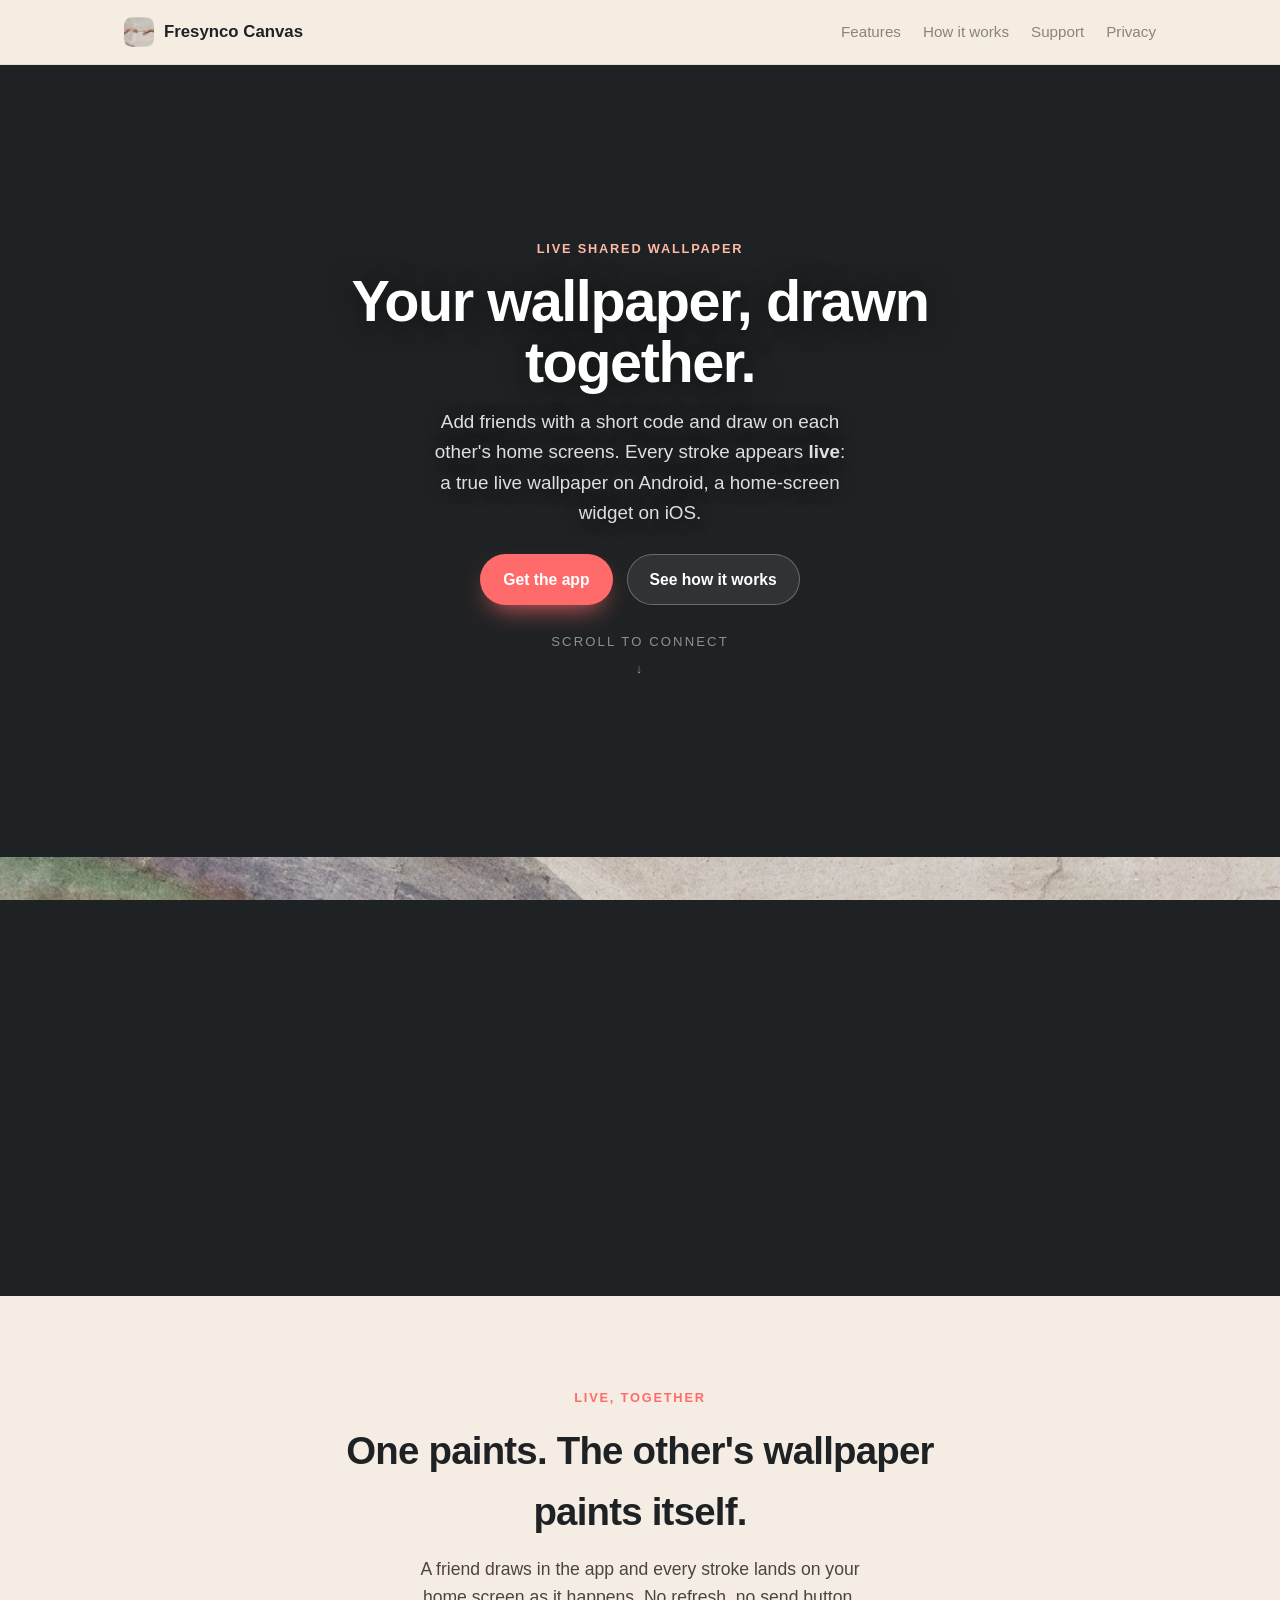
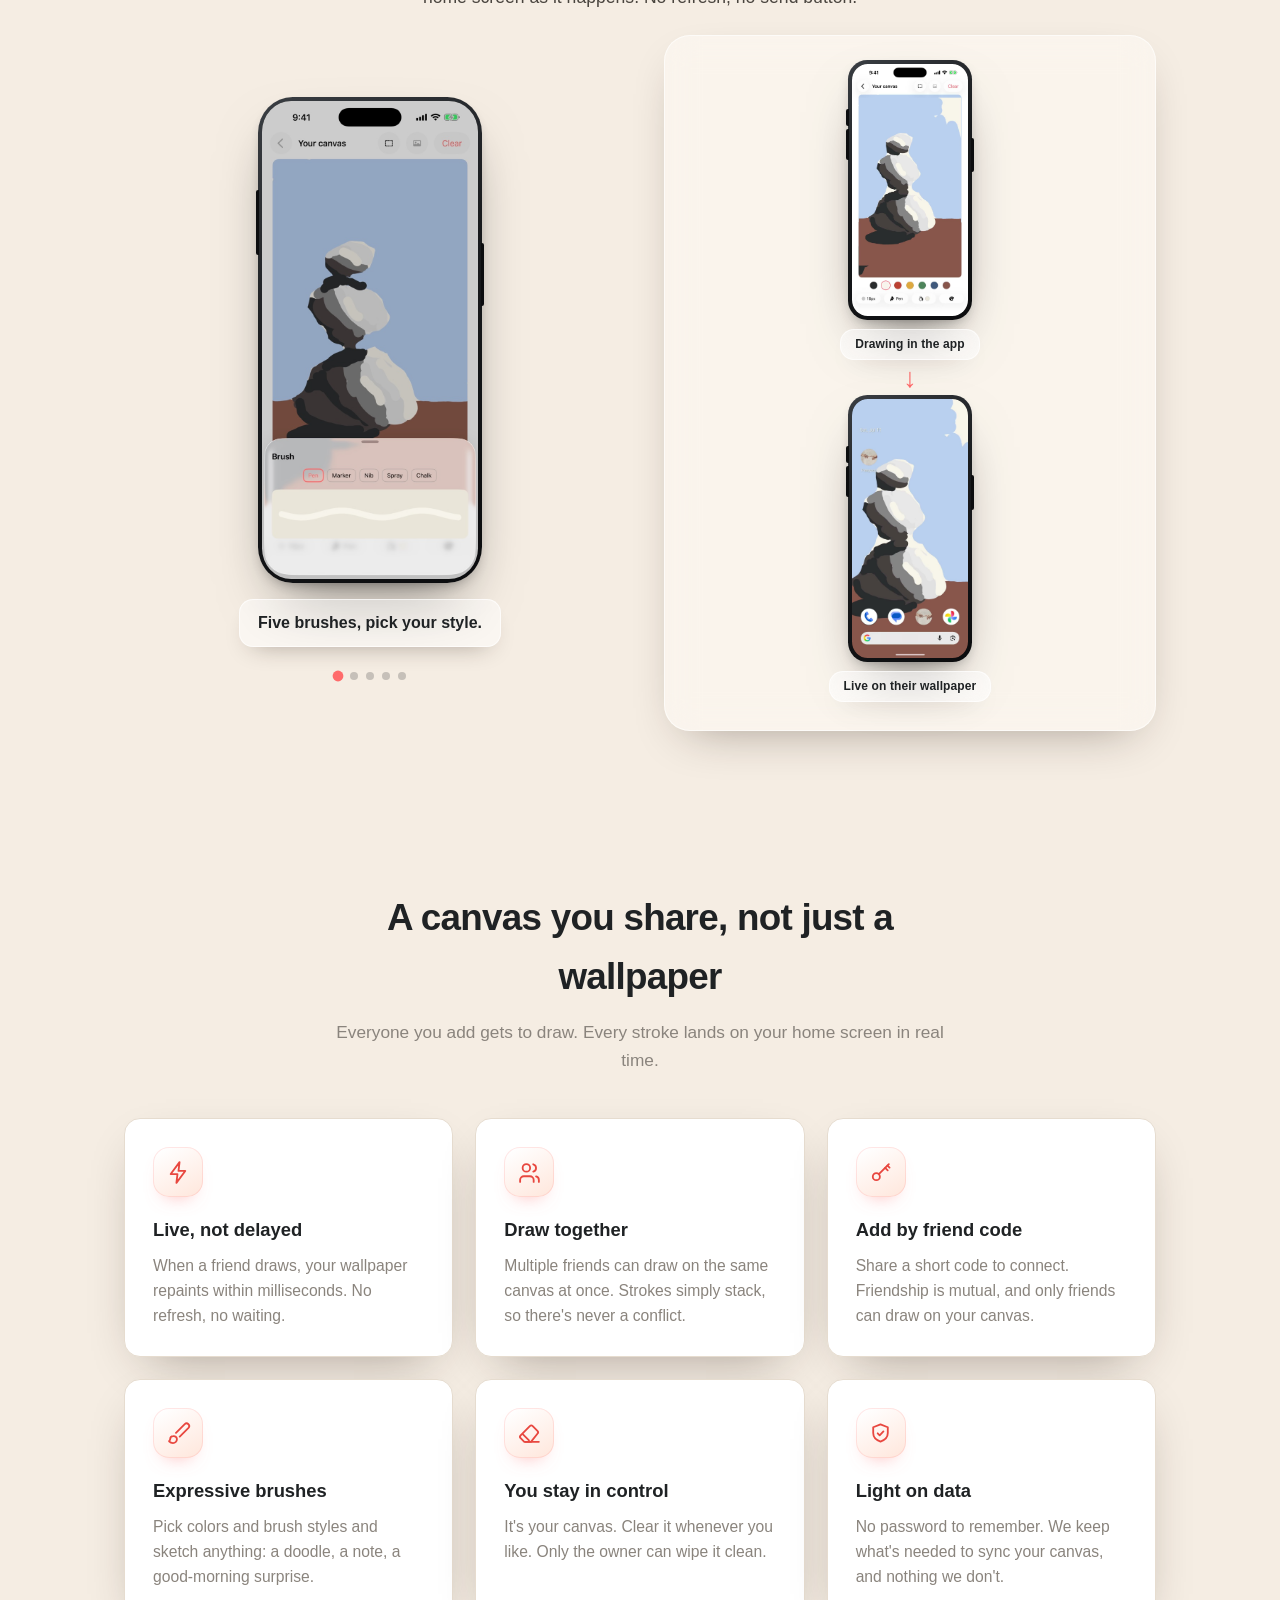
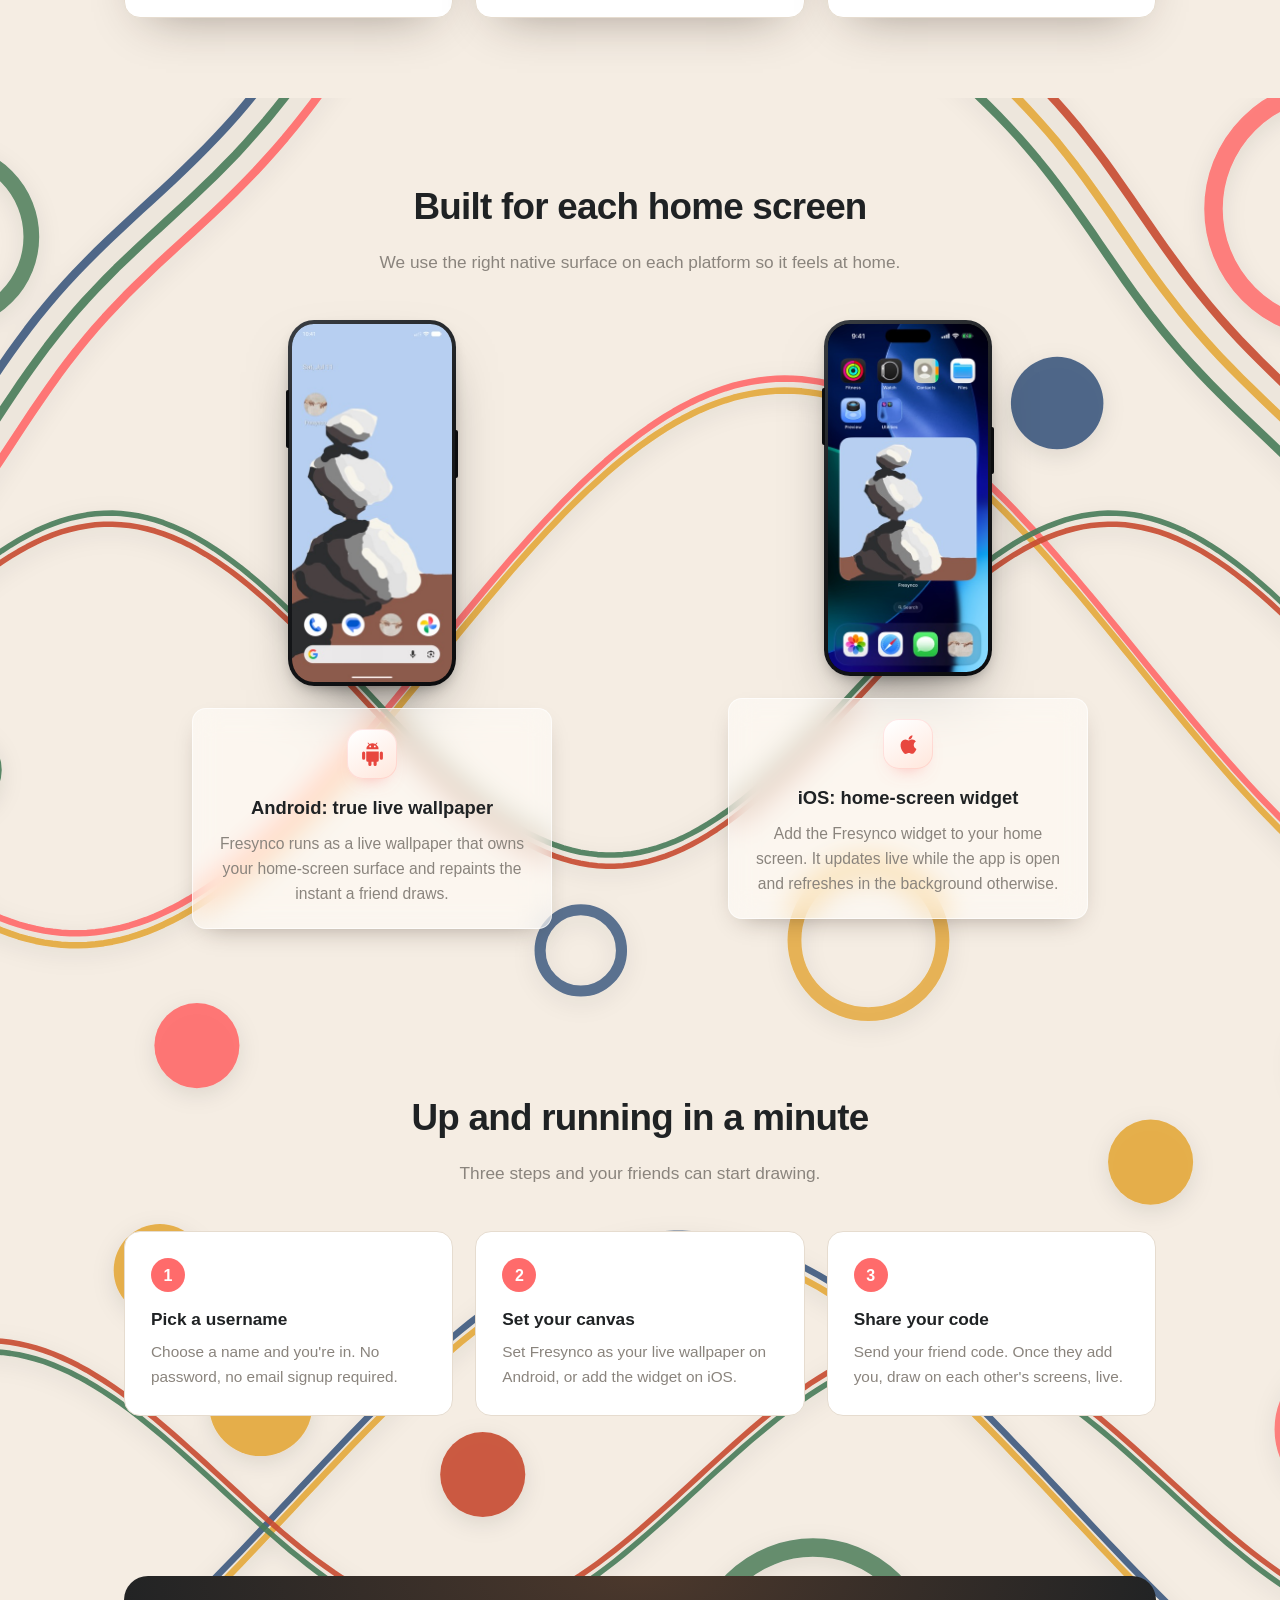
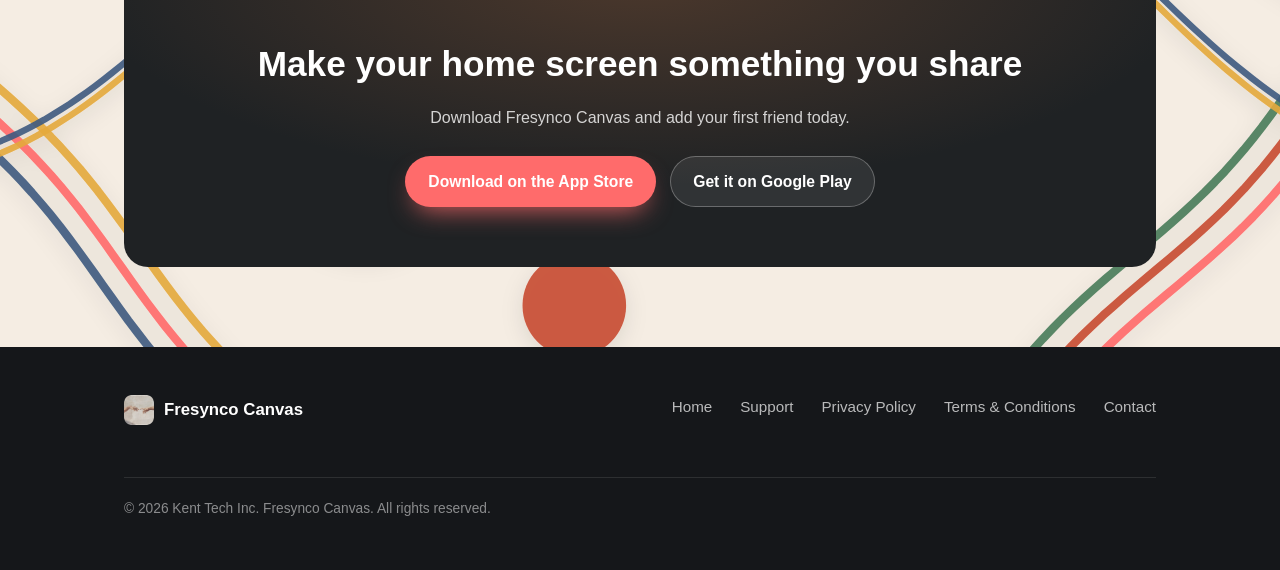
<file: index.html>
<!DOCTYPE html>
<html lang="en">
  <head>
    <meta charset="utf-8" />
    <meta name="viewport" content="width=device-width, initial-scale=1" />
    <title>Fresynco Canvas: your wallpaper, drawn together</title>
    <meta
      name="description"
      content="Fresynco Canvas turns your home screen into a shared canvas. Add friends with a short code, draw on each other's wallpapers, and watch strokes appear live."
    />
    <meta property="og:title" content="Fresynco Canvas" />
    <meta
      property="og:description"
      content="Your wallpaper becomes a shared canvas. Draw with friends, live."
    />
    <meta property="og:type" content="website" />
    <link rel="icon" type="image/png" href="assets/app-icon.png" />
    <link rel="apple-touch-icon" href="assets/app-icon.png" />
    <link rel="stylesheet" href="styles.css?v=10" />
  </head>
  <body>
    <header class="site-header">
      <div class="wrap">
        <a class="brand" href="./">
          <img class="logo" src="assets/app-icon.png" alt="" aria-hidden="true" />
          Fresynco Canvas
        </a>
        <nav class="nav">
          <a href="#features">Features</a>
          <a href="#live">How it works</a>
          <a href="support">Support</a>
          <a href="privacy">Privacy</a>
        </nav>
      </div>
    </header>

    <main>
      <!-- Hero: the two hands of the Creation of Adam converge as you scroll -->
      <section class="hero">
        <div class="hero-track">
          <div class="hero-stage">
            <div class="hero-content">
              <span class="eyebrow">Live shared wallpaper</span>
              <h1>Your wallpaper, drawn together.</h1>
              <p class="lead">
                Add friends with a short code and draw on each other's home
                screens. Every stroke appears <strong>live</strong>: a true
                live wallpaper on Android, a home-screen widget on iOS.
              </p>
              <div class="hero-actions">
                <a class="btn btn-primary" href="#get">Get the app</a>
                <a class="btn btn-ghost" href="#live">See how it works</a>
              </div>
              <p class="scroll-hint">
                Scroll to connect<span aria-hidden="true">↓</span>
              </p>
            </div>
            <div class="hero-art" aria-hidden="true">
              <img class="hand hand-adam" src="assets/hand-adam.png" alt="" />
              <img class="hand hand-god" src="assets/hand-god.png" alt="" />
            </div>
          </div>
        </div>
      </section>

      <!-- Live showcase: scroll cycles the drawing tools on the left; the live
           two-phone demo (one draws, the other's wallpaper repaints in sync) sits
           in its own box on the right. Continues the fresco backdrop from the hero
           into Features below. -->
      <section id="live" class="showcase">
        <div class="wrap showcase-head">
          <span class="eyebrow">Live, together</span>
          <h2>One paints. The other's wallpaper paints itself.</h2>
          <p class="showcase-lead">
            A friend draws in the app and every stroke lands on your home screen
            as it happens. No refresh, no send button.
          </p>
        </div>
        <div class="showcase-track">
          <div class="showcase-stage">
            <div class="wrap showcase-grid">
              <!-- Left: scrolling crossfades the tools; each carries its caption -->
              <div class="tool-scroll">
                <figure class="tool active" data-tool="0">
                  <div class="phone phone-tool"><div class="screen"><img src="assets/screens/tools/brush.jpg" alt="Brush picker with five brushes" /></div></div>
                  <figcaption class="glass-card tool-cap">Five brushes, pick your style.</figcaption>
                </figure>
                <figure class="tool" data-tool="1">
                  <div class="phone phone-tool"><div class="screen"><img src="assets/screens/tools/size.jpg" loading="lazy" alt="Brush size control" /></div></div>
                  <figcaption class="glass-card tool-cap">Bold strokes or fine details.</figcaption>
                </figure>
                <figure class="tool" data-tool="2">
                  <div class="phone phone-tool"><div class="screen"><img src="assets/screens/tools/color.jpg" loading="lazy" alt="Color picker" /></div></div>
                  <figcaption class="glass-card tool-cap">Any color you can imagine.</figcaption>
                </figure>
                <figure class="tool" data-tool="3">
                  <div class="phone phone-tool"><div class="screen"><img src="assets/screens/tools/presets.jpg" loading="lazy" alt="Palette presets" /></div></div>
                  <figcaption class="glass-card tool-cap">A palette for every mood.</figcaption>
                </figure>
                <figure class="tool" data-tool="4">
                  <div class="phone phone-tool"><div class="screen"><img src="assets/screens/tools/background.jpg" loading="lazy" alt="Background chooser" /></div></div>
                  <figcaption class="glass-card tool-cap">Set the mood with a backdrop.</figcaption>
                </figure>
                <div class="tool-dots" aria-hidden="true">
                  <span class="active"></span><span></span><span></span><span></span><span></span>
                </div>
              </div>
              <!-- Right: the live demo in its own box -->
              <div class="live-demo">
                <figure class="demo-item">
                  <div class="phone phone-ios">
                    <div class="screen">
                      <video class="sync-video" muted loop playsinline preload="none" poster="assets/video/draw-ios.jpg">
                        <source src="assets/video/draw-ios.mp4" type="video/mp4" />
                      </video>
                    </div>
                  </div>
                  <figcaption class="glass-card">Drawing in the app</figcaption>
                </figure>
                <span class="stroke-arrow" aria-hidden="true">↓</span>
                <figure class="demo-item">
                  <div class="phone phone-android">
                    <div class="screen">
                      <video class="sync-video" muted loop playsinline preload="none" poster="assets/video/wallpaper-android.jpg">
                        <source src="assets/video/wallpaper-android.mp4" type="video/mp4" />
                      </video>
                    </div>
                  </div>
                  <figcaption class="glass-card">Live on their wallpaper</figcaption>
                </figure>
              </div>
            </div>
          </div>
        </div>
      </section>

      <!-- Features -->
      <section id="features">
        <div class="wrap">
          <div class="section-head">
            <h2>A canvas you share, not just a wallpaper</h2>
            <p>
              Everyone you add gets to draw. Every stroke lands on your home
              screen in real time.
            </p>
          </div>
          <div class="grid">
            <div class="card">
              <div class="ico">
                <svg viewBox="0 0 24 24" fill="none" stroke="currentColor" stroke-width="1.75" stroke-linecap="round" stroke-linejoin="round" aria-hidden="true"><path d="M13 2 4.5 13.5H11l-1 8.5L18.5 10.5H12L13 2Z" /></svg>
              </div>
              <h3>Live, not delayed</h3>
              <p>
                When a friend draws, your wallpaper repaints within
                milliseconds. No refresh, no waiting.
              </p>
            </div>
            <div class="card">
              <div class="ico">
                <svg viewBox="0 0 24 24" fill="none" stroke="currentColor" stroke-width="1.75" stroke-linecap="round" stroke-linejoin="round" aria-hidden="true"><path d="M16 21v-1.8a3.6 3.6 0 0 0-3.6-3.6H6.6A3.6 3.6 0 0 0 3 19.2V21" /><circle cx="9" cy="7.6" r="3.6" /><path d="M21 21v-1.8a3.6 3.6 0 0 0-2.7-3.48" /><path d="M15.6 4.12a3.6 3.6 0 0 1 0 6.96" /></svg>
              </div>
              <h3>Draw together</h3>
              <p>
                Multiple friends can draw on the same canvas at once. Strokes
                simply stack, so there's never a conflict.
              </p>
            </div>
            <div class="card">
              <div class="ico">
                <svg viewBox="0 0 24 24" fill="none" stroke="currentColor" stroke-width="1.75" stroke-linecap="round" stroke-linejoin="round" aria-hidden="true"><circle cx="8" cy="16" r="3.4" /><path d="M10.4 13.6 20 4" /><path d="m16.5 7.5 2.4 2.4" /><path d="m18.7 5.3 2 2" /></svg>
              </div>
              <h3>Add by friend code</h3>
              <p>
                Share a short code to connect. Friendship is mutual, and only
                friends can draw on your canvas.
              </p>
            </div>
            <div class="card">
              <div class="ico">
                <svg viewBox="0 0 24 24" fill="none" stroke="currentColor" stroke-width="1.75" stroke-linecap="round" stroke-linejoin="round" aria-hidden="true"><path d="M9.6 11.4 18 3a2.55 2.55 0 0 1 3.6 3.6L13.2 15" /><path d="M7 14.6c-1.66 0-3 1.35-3 3.02C4 18.9 2.6 19 3 19.5c.9 1 2.3 1.7 3.7 1.7 2.1 0 3.8-1.72 3.8-3.86A3.02 3.02 0 0 0 7 14.6Z" /></svg>
              </div>
              <h3>Expressive brushes</h3>
              <p>
                Pick colors and brush styles and sketch anything: a doodle, a
                note, a good-morning surprise.
              </p>
            </div>
            <div class="card">
              <div class="ico">
                <svg viewBox="0 0 24 24" fill="none" stroke="currentColor" stroke-width="1.75" stroke-linecap="round" stroke-linejoin="round" aria-hidden="true"><path d="m7 20-3.5-3.5a2 2 0 0 1 0-2.8l8.8-8.8a2 2 0 0 1 2.8 0l4.5 4.5a2 2 0 0 1 0 2.8L13.4 20Z" /><path d="M21 20H8" /><path d="m5.5 12.5 6 6" /></svg>
              </div>
              <h3>You stay in control</h3>
              <p>
                It's your canvas. Clear it whenever you like. Only the owner
                can wipe it clean.
              </p>
            </div>
            <div class="card">
              <div class="ico">
                <svg viewBox="0 0 24 24" fill="none" stroke="currentColor" stroke-width="1.75" stroke-linecap="round" stroke-linejoin="round" aria-hidden="true"><path d="M12 3.2 5 6v5.6c0 4 2.9 6.8 7 8.2 4.1-1.4 7-4.2 7-8.2V6l-7-2.8Z" /><path d="m9.3 11.8 1.9 1.9 3.6-3.7" /></svg>
              </div>
              <h3>Light on data</h3>
              <p>
                No password to remember. We keep what's needed to sync your
                canvas, and nothing we don't.
              </p>
            </div>
          </div>
        </div>
      </section>

      <!-- Decorative fresco accents run behind everything from here to the footer -->
      <div class="accented">
        <div class="accents-bg" aria-hidden="true">
          <img src="assets/section-accents.svg?v=13" alt="" loading="lazy" />
        </div>

      <!-- Platforms -->
      <section class="band">
        <div class="wrap">
          <div class="section-head">
            <h2>Built for each home screen</h2>
            <p>
              We use the right native surface on each platform so it feels at
              home.
            </p>
          </div>
          <div class="two">
            <div class="card">
              <div class="phone phone-sm">
                <div class="screen">
                  <img
                    src="assets/screens/wallpaper-android.jpg"
                    loading="lazy"
                    alt="Fresynco live wallpaper on an Android home screen"
                  />
                </div>
              </div>
              <div class="glass-card platform-caption">
                <div class="ico">
                  <svg viewBox="0 0 24 24" fill="currentColor" aria-hidden="true"><path d="M6 9v8.5A1.5 1.5 0 0 0 7.5 19H8v2.5a1.5 1.5 0 0 0 3 0V19h2v2.5a1.5 1.5 0 0 0 3 0V19h.5a1.5 1.5 0 0 0 1.5-1.5V9H6Zm-2.5 0A1.5 1.5 0 0 0 2 10.5v5a1.5 1.5 0 0 0 3 0v-5A1.5 1.5 0 0 0 3.5 9Zm17 0a1.5 1.5 0 0 0-1.5 1.5v5a1.5 1.5 0 0 0 3 0v-5A1.5 1.5 0 0 0 20.5 9ZM15.5 2.3l1.1-1.1a.4.4 0 0 0-.55-.55l-1.25 1.24A6 6 0 0 0 12 1.2a6 6 0 0 0-2.8.69L7.95.65a.4.4 0 0 0-.55.55l1.1 1.1A5.6 5.6 0 0 0 6.2 7h11.6a5.6 5.6 0 0 0-2.3-4.7ZM9.8 5.1a.9.9 0 1 1 0-1.8.9.9 0 0 1 0 1.8Zm4.4 0a.9.9 0 1 1 0-1.8.9.9 0 0 1 0 1.8Z" /></svg>
                </div>
                <h3>Android: true live wallpaper</h3>
                <p>
                  Fresynco runs as a live wallpaper that owns your home-screen
                  surface and repaints the instant a friend draws.
                </p>
              </div>
            </div>
            <div class="card">
              <div class="phone phone-sm">
                <div class="screen">
                  <img
                    src="assets/screens/widget-ios.jpg"
                    loading="lazy"
                    alt="Fresynco widget on an iOS home screen"
                  />
                </div>
              </div>
              <div class="glass-card platform-caption">
                <div class="ico">
                  <svg viewBox="0 0 24 24" fill="currentColor" aria-hidden="true"><path d="M17.05 20.28c-.98.95-2.05.8-3.08.35-1.09-.46-2.09-.48-3.24 0-1.44.62-2.2.44-3.06-.35C2.79 15.25 3.51 7.59 9.05 7.31c1.35.07 2.29.74 3.08.8 1.18-.24 2.31-.93 3.57-.84 1.51.12 2.65.72 3.4 1.8-3.12 1.87-2.38 5.98.48 7.13-.57 1.5-1.31 2.99-2.54 4.09zM12.03 7.25c-.15-2.23 1.66-4.07 3.74-4.25.29 2.58-2.34 4.5-3.74 4.25z" /></svg>
                </div>
                <h3>iOS: home-screen widget</h3>
                <p>
                  Add the Fresynco widget to your home screen. It updates live
                  while the app is open and refreshes in the background otherwise.
                </p>
              </div>
            </div>
          </div>
        </div>
      </section>

      <!-- How it works -->
      <section id="how">
        <div class="wrap">
          <div class="section-head">
            <h2>Up and running in a minute</h2>
            <p>Three steps and your friends can start drawing.</p>
          </div>
          <div class="steps">
            <div class="step">
              <h3>Pick a username</h3>
              <p>
                Choose a name and you're in. No password, no email signup
                required.
              </p>
            </div>
            <div class="step">
              <h3>Set your canvas</h3>
              <p>
                Set Fresynco as your live wallpaper on Android, or add the
                widget on iOS.
              </p>
            </div>
            <div class="step">
              <h3>Share your code</h3>
              <p>
                Send your friend code. Once they add you, draw on each other's
                screens, live.
              </p>
            </div>
          </div>
        </div>
      </section>

      <!-- CTA -->
      <section id="get">
        <div class="wrap">
          <div class="cta">
            <h2>Make your home screen something you share</h2>
            <p>Download Fresynco Canvas and add your first friend today.</p>
            <div class="hero-actions">
              <a class="btn btn-primary" href="#">Download on the App Store</a>
              <a class="btn btn-ghost" href="#">Get it on Google Play</a>
            </div>
          </div>
        </div>
      </section>
      </div>
    </main>

    <footer class="site-footer">
      <div class="wrap">
        <a class="brand" href="./">
          <img class="logo" src="assets/app-icon.png" alt="" aria-hidden="true" />
          Fresynco Canvas
        </a>
        <nav class="footer-links">
          <a href="./">Home</a>
          <a href="support">Support</a>
          <a href="privacy">Privacy Policy</a>
          <a href="terms">Terms &amp; Conditions</a>
          <a href="mailto:kent@kenttechinc.com">Contact</a>
        </nav>
        <p class="copyright">
          © 2026 Kent Tech Inc. Fresynco Canvas. All rights reserved.
        </p>
      </div>
    </footer>

    <script>
      // Drive the hands-converging animation from scroll position.
      // --p goes 0 (hands apart) → 1 (fingertips meeting) across the hero track.
      (function () {
        var reduce = window.matchMedia(
          "(prefers-reduced-motion: reduce)"
        ).matches;
        if (reduce) return; // CSS pins the hands together for reduced motion

        var art = document.querySelector(".hero-art");
        if (!art) return;
        var root = document.documentElement;
        var ticking = false;

        function update() {
          ticking = false;
          var rect = art.getBoundingClientRect();
          var vh = window.innerHeight || 1;
          // Drive convergence from the fresco panel rising into view: 0 when its
          // top is at the bottom of the screen (hands off-screen) → 1 a bit
          // before it reaches the top, so the hands meet earlier in the scroll
          // (while the panel is still ~25% down) rather than only at the very top.
          var p = Math.min(Math.max(((vh - rect.top) / vh) * 1.25, 0), 1);
          root.style.setProperty("--p", p.toFixed(4));
        }

        function onScroll() {
          if (!ticking) {
            ticking = true;
            requestAnimationFrame(update);
          }
        }

        window.addEventListener("scroll", onScroll, { passive: true });
        window.addEventListener("resize", onScroll);
        update();
      })();

      // Live showcase: the drawing tools on the left auto-cycle (drifting left to
      // right and fading out), and the two phone videos on the right play in sync
      // (they are the same timelapse, so their strokes line up exactly). Both run
      // only while the showcase is on screen.
      (function () {
        var reduce = window.matchMedia(
          "(prefers-reduced-motion: reduce)"
        ).matches;

        var showcase = document.querySelector(".showcase");
        var tools = Array.prototype.slice.call(
          document.querySelectorAll(".tool-scroll .tool")
        );
        var dots = Array.prototype.slice.call(
          document.querySelectorAll(".tool-dots span")
        );
        var vids = Array.prototype.slice.call(
          document.querySelectorAll(".sync-video")
        );

        var n = tools.length,
          active = 0,
          timer = null;

        function show(next) {
          if (next === active || !tools.length) return;
          for (var i = 0; i < n; i++) {
            // The current screen slides off to the right; the next enters left.
            tools[i].classList.toggle("active", i === next);
            tools[i].classList.toggle("leaving", i === active && i !== next);
            if (dots[i]) dots[i].classList.toggle("active", i === next);
          }
          active = next;
        }

        function startTools() {
          if (!reduce && !timer && n > 1) {
            timer = setInterval(function () {
              show((active + 1) % n);
            }, 3800);
          }
        }
        function stopTools() {
          if (timer) {
            clearInterval(timer);
            timer = null;
          }
        }

        // Keep the Android clip snapped to the iOS clip if they drift after a loop.
        var lead = vids[0],
          follow = vids[1];
        if (lead && follow) {
          lead.addEventListener("timeupdate", function () {
            if (Math.abs(lead.currentTime - follow.currentTime) > 0.15) {
              follow.currentTime = lead.currentTime;
            }
          });
        }
        function playVids() {
          if (reduce || !lead || !follow) return;
          follow.currentTime = lead.currentTime;
          vids.forEach(function (v) {
            var pr = v.play();
            if (pr && pr.catch) pr.catch(function () {});
          });
        }
        function pauseVids() {
          vids.forEach(function (v) {
            v.pause();
          });
        }

        if (showcase && "IntersectionObserver" in window) {
          var io = new IntersectionObserver(
            function (entries) {
              entries.forEach(function (e) {
                if (e.isIntersecting) {
                  startTools();
                  playVids();
                } else {
                  stopTools();
                  pauseVids();
                }
              });
            },
            { threshold: 0.2 }
          );
          io.observe(showcase);
        } else {
          startTools();
          playVids();
        }
      })();
    </script>
  </body>
</html>
</file>
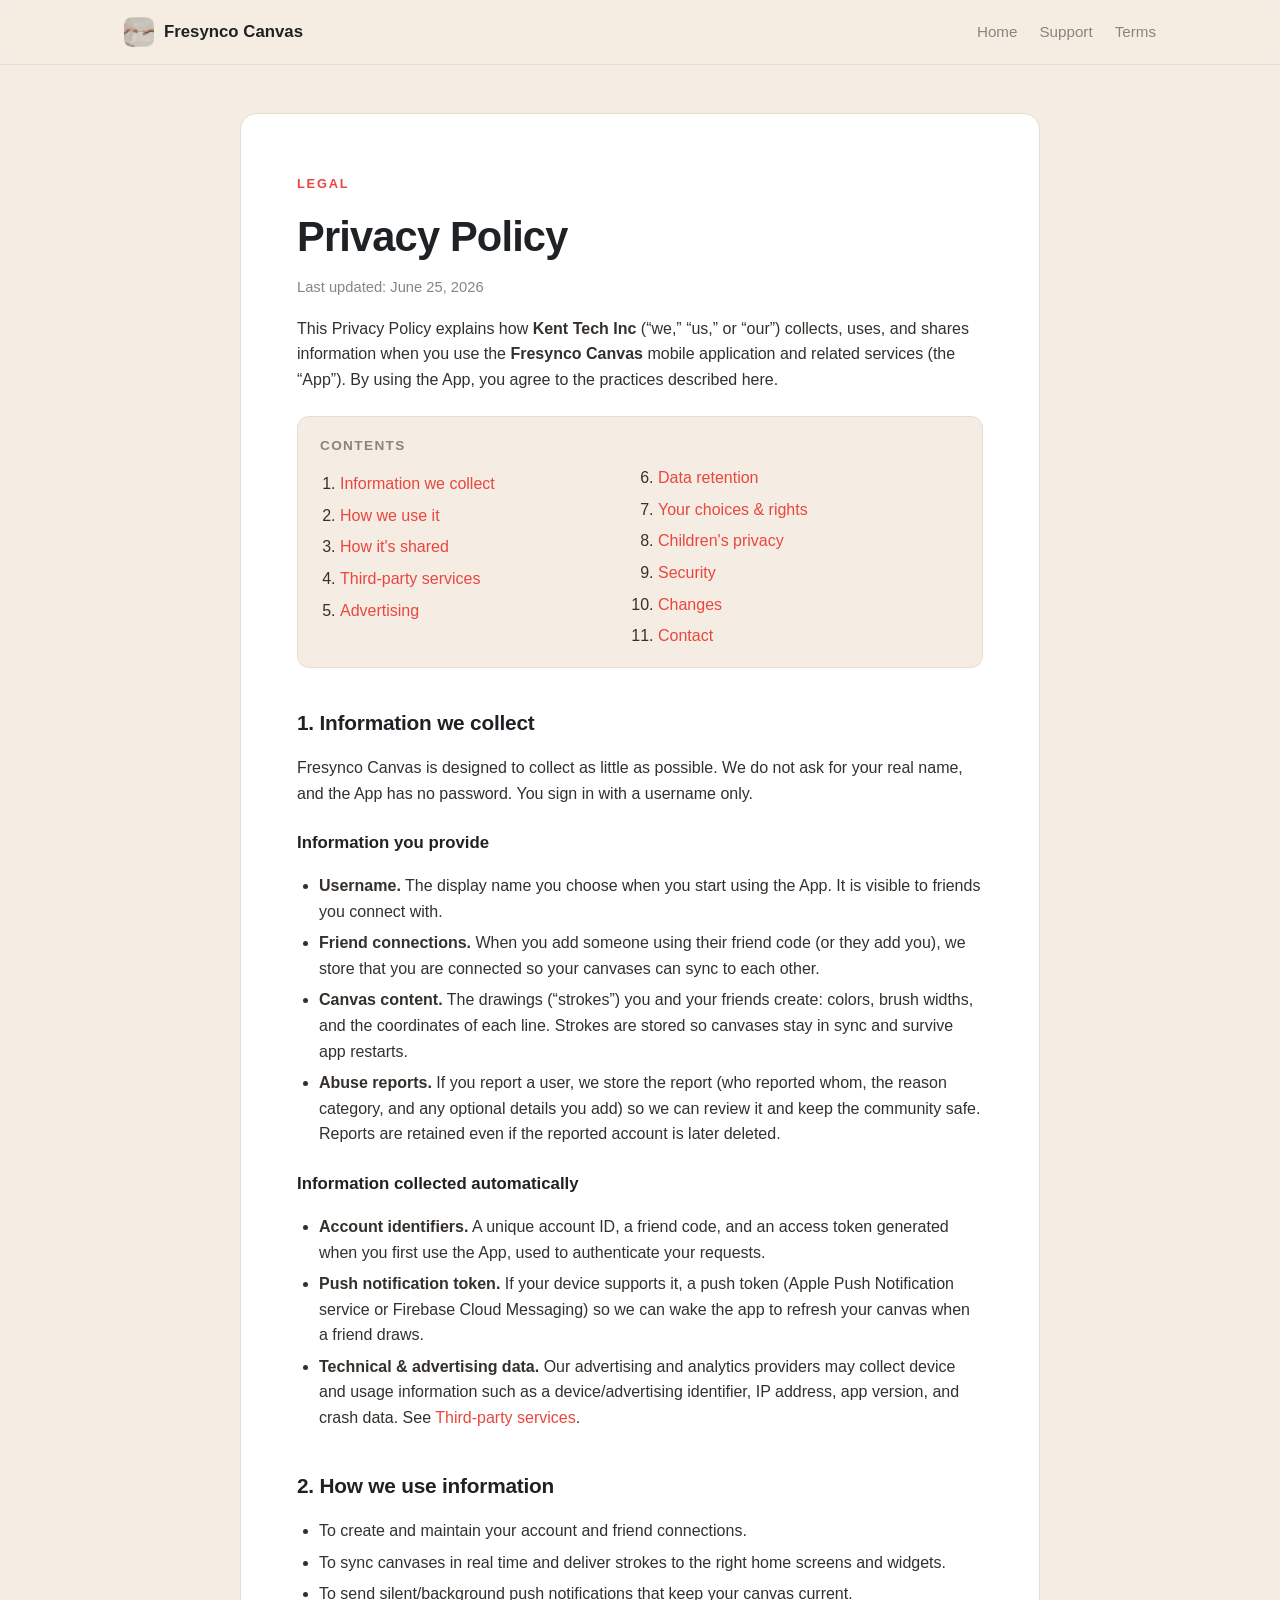
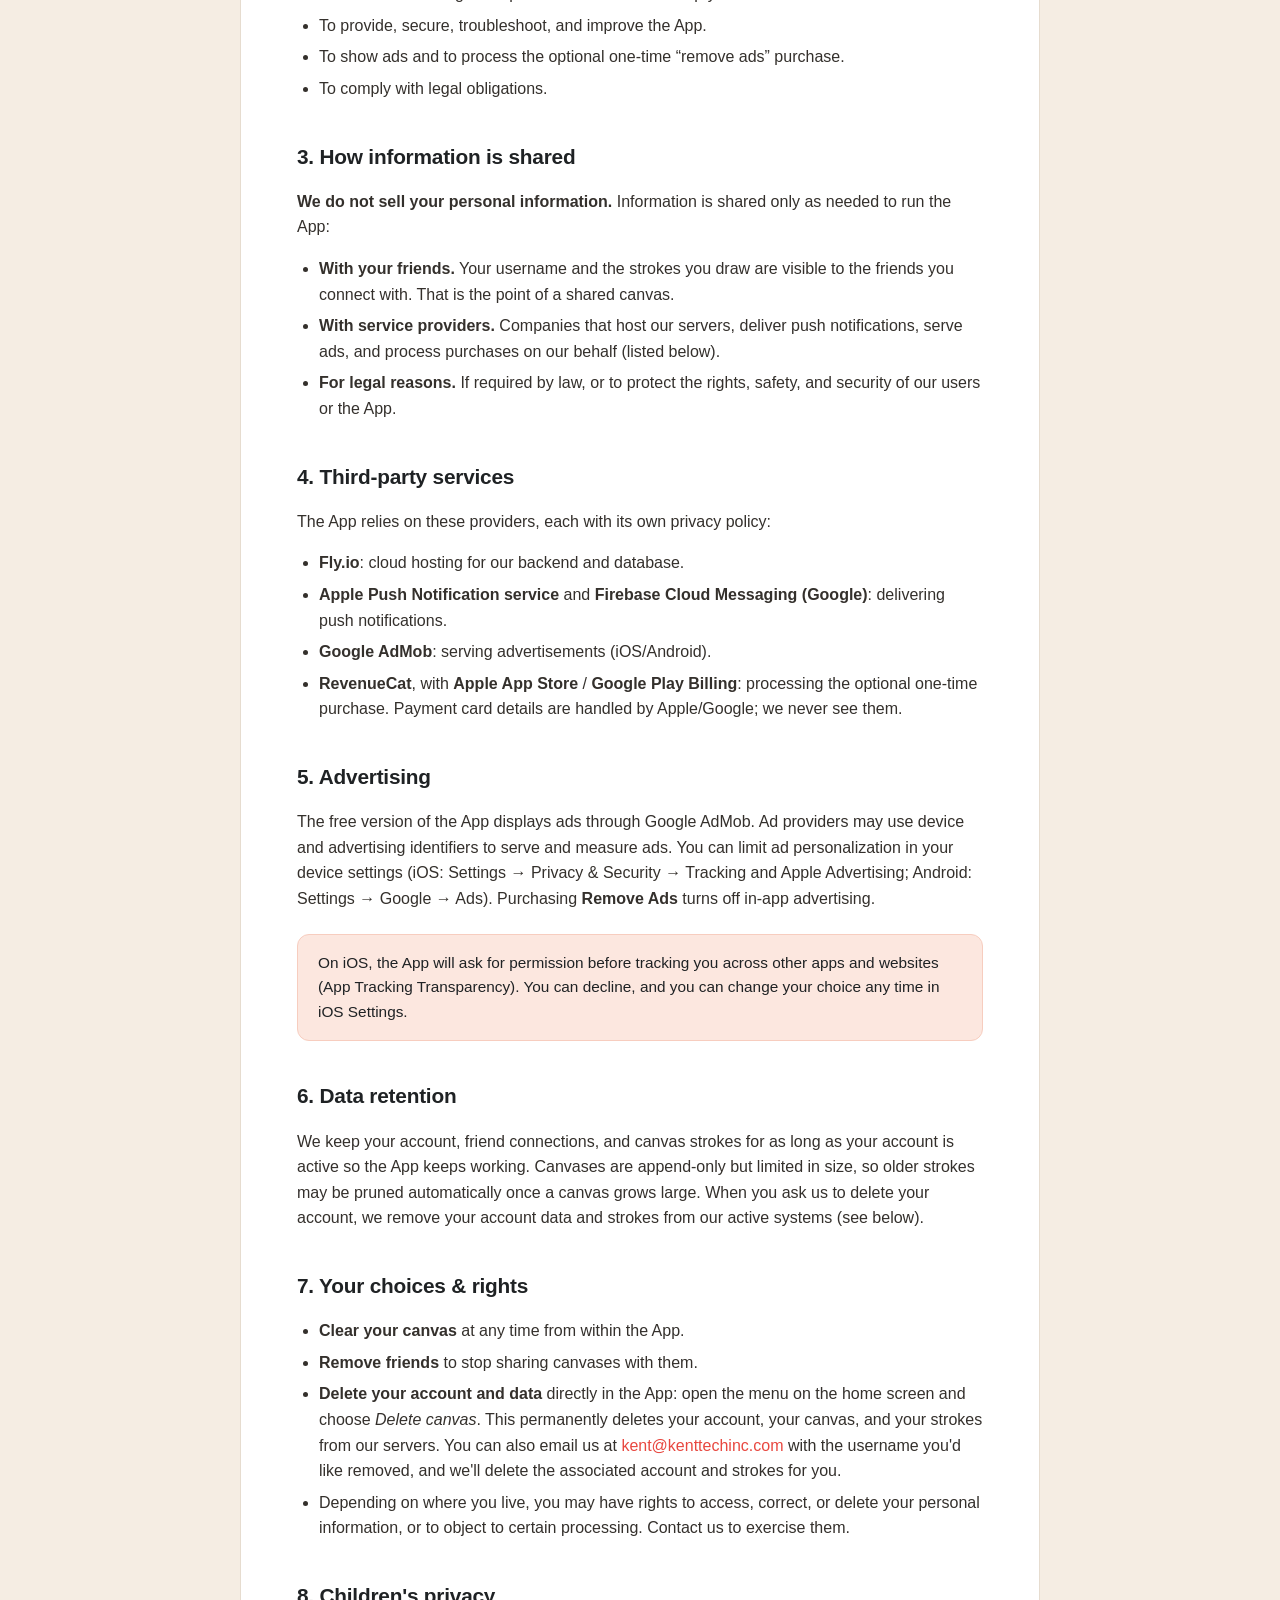
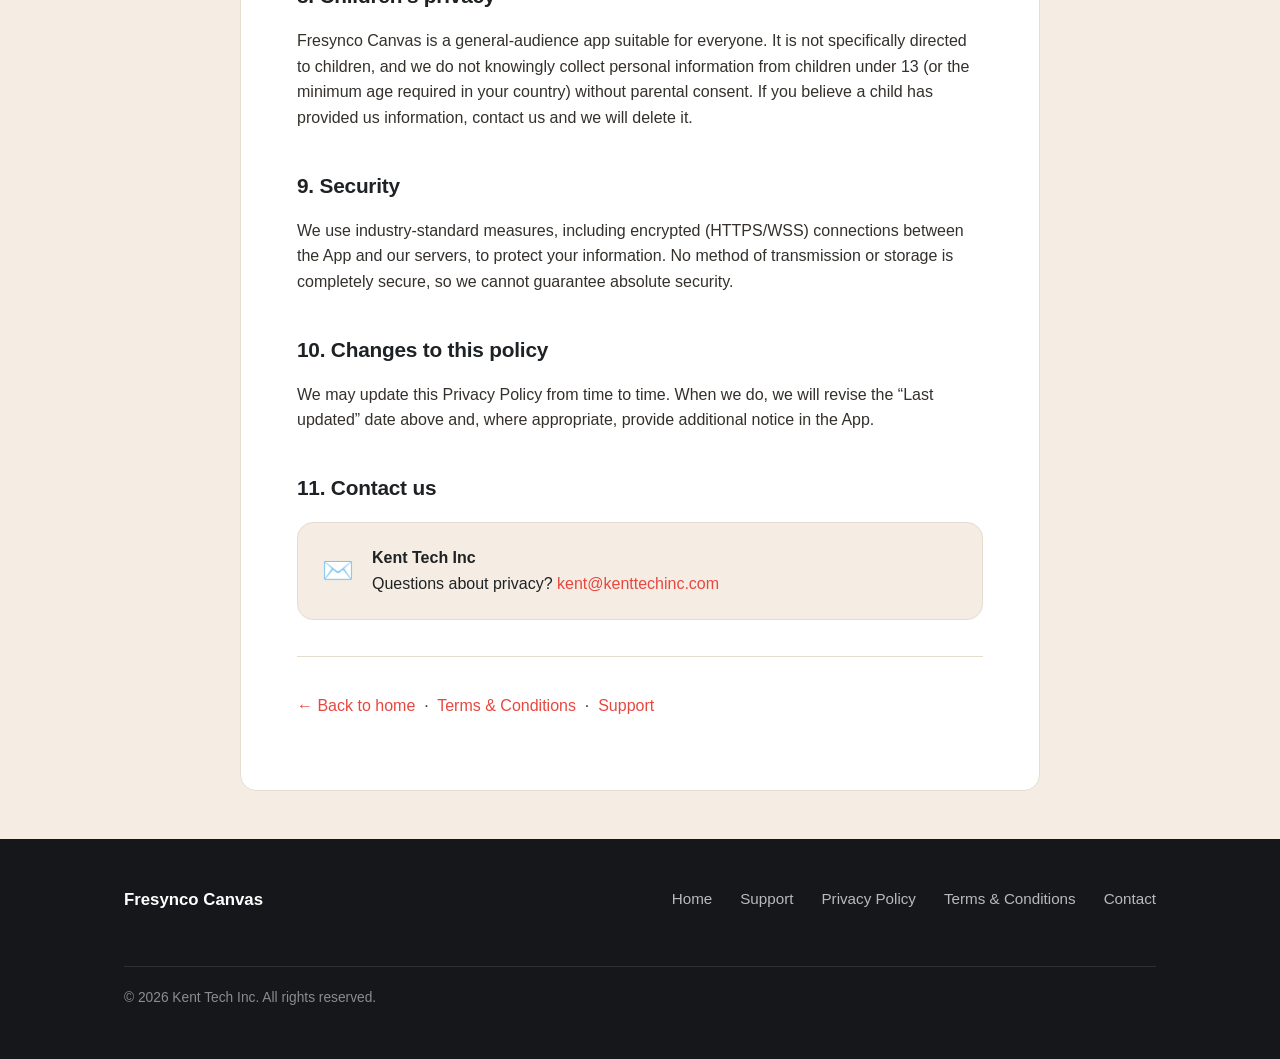
<file: privacy.html>
<!DOCTYPE html>
<html lang="en">
  <head>
    <meta charset="utf-8" />
    <meta name="viewport" content="width=device-width, initial-scale=1" />
    <title>Privacy Policy | Fresynco Canvas</title>
    <meta
      name="description"
      content="How Fresynco Canvas collects, uses, and protects your information."
    />
    <link rel="icon" type="image/png" href="assets/app-icon.png" />
    <link rel="apple-touch-icon" href="assets/app-icon.png" />
    <link rel="stylesheet" href="styles.css?v=10" />
  </head>
  <body class="page">
    <header class="site-header">
      <div class="wrap">
        <a class="brand" href="./">
          <img class="logo" src="assets/app-icon.png" alt="" aria-hidden="true" />
          Fresynco Canvas
        </a>
        <nav class="nav">
          <a href="./">Home</a>
          <a href="support">Support</a>
          <a href="terms">Terms</a>
        </nav>
      </div>
    </header>

    <main class="wrap">
      <article class="doc">
        <span class="eyebrow">Legal</span>
        <h1>Privacy Policy</h1>
        <p class="updated">Last updated: June 25, 2026</p>

        <p>
          This Privacy Policy explains how <strong>Kent Tech Inc</strong>
          (“we,” “us,” or “our”) collects, uses, and shares information when you
          use the <strong>Fresynco Canvas</strong> mobile application and
          related services (the “App”). By using the App, you agree to the
          practices described here.
        </p>

        <div class="toc">
          <strong>Contents</strong>
          <ol>
            <li><a href="#collect">Information we collect</a></li>
            <li><a href="#use">How we use it</a></li>
            <li><a href="#share">How it's shared</a></li>
            <li><a href="#thirdparty">Third-party services</a></li>
            <li><a href="#ads">Advertising</a></li>
            <li><a href="#retention">Data retention</a></li>
            <li><a href="#rights">Your choices &amp; rights</a></li>
            <li><a href="#children">Children's privacy</a></li>
            <li><a href="#security">Security</a></li>
            <li><a href="#changes">Changes</a></li>
            <li><a href="#contact">Contact</a></li>
          </ol>
        </div>

        <h2 id="collect">1. Information we collect</h2>
        <p>
          Fresynco Canvas is designed to collect as little as possible. We do
          not ask for your real name, and the App has no password. You sign in
          with a username only.
        </p>

        <h3>Information you provide</h3>
        <ul>
          <li>
            <strong>Username.</strong> The display name you choose when you
            start using the App. It is visible to friends you connect with.
          </li>
          <li>
            <strong>Friend connections.</strong> When you add someone using
            their friend code (or they add you), we store that you are
            connected so your canvases can sync to each other.
          </li>
          <li>
            <strong>Canvas content.</strong> The drawings (“strokes”) you and
            your friends create: colors, brush widths, and the coordinates of
            each line. Strokes are stored so canvases stay in sync and survive
            app restarts.
          </li>
          <li>
            <strong>Abuse reports.</strong> If you report a user, we store the
            report (who reported whom, the reason category, and any optional
            details you add) so we can review it and keep the community safe.
            Reports are retained even if the reported account is later deleted.
          </li>
        </ul>

        <h3>Information collected automatically</h3>
        <ul>
          <li>
            <strong>Account identifiers.</strong> A unique account ID, a friend
            code, and an access token generated when you first use the App, used
            to authenticate your requests.
          </li>
          <li>
            <strong>Push notification token.</strong> If your device supports
            it, a push token (Apple Push Notification service or Firebase Cloud
            Messaging) so we can wake the app to refresh your canvas when a
            friend draws.
          </li>
          <li>
            <strong>Technical &amp; advertising data.</strong> Our advertising
            and analytics providers may collect device and usage information
            such as a device/advertising identifier, IP address, app version,
            and crash data. See <a href="#thirdparty">Third-party services</a>.
          </li>
        </ul>

        <h2 id="use">2. How we use information</h2>
        <ul>
          <li>To create and maintain your account and friend connections.</li>
          <li>
            To sync canvases in real time and deliver strokes to the right home
            screens and widgets.
          </li>
          <li>
            To send silent/background push notifications that keep your canvas
            current.
          </li>
          <li>To provide, secure, troubleshoot, and improve the App.</li>
          <li>
            To show ads and to process the optional one-time “remove ads”
            purchase.
          </li>
          <li>To comply with legal obligations.</li>
        </ul>

        <h2 id="share">3. How information is shared</h2>
        <p>
          <strong>We do not sell your personal information.</strong> Information
          is shared only as needed to run the App:
        </p>
        <ul>
          <li>
            <strong>With your friends.</strong> Your username and the strokes
            you draw are visible to the friends you connect with. That is the
            point of a shared canvas.
          </li>
          <li>
            <strong>With service providers.</strong> Companies that host our
            servers, deliver push notifications, serve ads, and process
            purchases on our behalf (listed below).
          </li>
          <li>
            <strong>For legal reasons.</strong> If required by law, or to
            protect the rights, safety, and security of our users or the App.
          </li>
        </ul>

        <h2 id="thirdparty">4. Third-party services</h2>
        <p>The App relies on these providers, each with its own privacy policy:</p>
        <ul>
          <li>
            <strong>Fly.io</strong>: cloud hosting for our backend and
            database.
          </li>
          <li>
            <strong>Apple Push Notification service</strong> and
            <strong>Firebase Cloud Messaging (Google)</strong>: delivering push
            notifications.
          </li>
          <li>
            <strong>Google AdMob</strong>: serving advertisements (iOS/Android).
          </li>
          <li>
            <strong>RevenueCat</strong>, with
            <strong>Apple App Store</strong> /
            <strong>Google Play Billing</strong>: processing the optional
            one-time purchase. Payment card details are handled by Apple/Google;
            we never see them.
          </li>
        </ul>

        <h2 id="ads">5. Advertising</h2>
        <p>
          The free version of the App displays ads through Google AdMob. Ad
          providers may use device and advertising identifiers to serve and
          measure ads. You can limit ad personalization in your device settings
          (iOS: Settings → Privacy &amp; Security → Tracking and Apple
          Advertising; Android: Settings → Google → Ads). Purchasing
          <strong>Remove Ads</strong> turns off in-app advertising.
        </p>
        <div class="callout">
          On iOS, the App will ask for permission before tracking you across
          other apps and websites (App Tracking Transparency). You can decline,
          and you can change your choice any time in iOS Settings.
        </div>

        <h2 id="retention">6. Data retention</h2>
        <p>
          We keep your account, friend connections, and canvas strokes for as
          long as your account is active so the App keeps working. Canvases are
          append-only but limited in size, so older strokes may be pruned
          automatically once a canvas grows large. When you ask us to delete
          your account, we remove your account data and strokes from our active
          systems (see below).
        </p>

        <h2 id="rights">7. Your choices &amp; rights</h2>
        <ul>
          <li>
            <strong>Clear your canvas</strong> at any time from within the App.
          </li>
          <li>
            <strong>Remove friends</strong> to stop sharing canvases with them.
          </li>
          <li>
            <strong>Delete your account and data</strong> directly in the App:
            open the menu on the home screen and choose
            <em>Delete canvas</em>. This permanently deletes your account, your
            canvas, and your strokes from our servers. You can also email us at
            <a href="mailto:kent@kenttechinc.com">kent@kenttechinc.com</a> with the
            username you'd like removed, and we'll delete the associated account
            and strokes for you.
          </li>
          <li>
            Depending on where you live, you may have rights to access, correct,
            or delete your personal information, or to object to certain
            processing. Contact us to exercise them.
          </li>
        </ul>

        <h2 id="children">8. Children's privacy</h2>
        <p>
          Fresynco Canvas is a general-audience app suitable for everyone. It is
          not specifically directed to children, and we do not knowingly collect
          personal information from children under 13 (or the minimum age
          required in your country) without parental consent. If you believe a
          child has provided us information, contact us and we will delete it.
        </p>

        <h2 id="security">9. Security</h2>
        <p>
          We use industry-standard measures, including encrypted (HTTPS/WSS)
          connections between the App and our servers, to protect your
          information. No method of transmission or storage is completely
          secure, so we cannot guarantee absolute security.
        </p>

        <h2 id="changes">10. Changes to this policy</h2>
        <p>
          We may update this Privacy Policy from time to time. When we do, we
          will revise the “Last updated” date above and, where appropriate,
          provide additional notice in the App.
        </p>

        <h2 id="contact">11. Contact us</h2>
        <div class="contact-card">
          <span class="ico">✉️</span>
          <div>
            <strong>Kent Tech Inc</strong><br />
            Questions about privacy?
            <a href="mailto:kent@kenttechinc.com">kent@kenttechinc.com</a>
          </div>
        </div>

        <hr />
        <p>
          <a href="./">← Back to home</a> &nbsp;·&nbsp;
          <a href="terms">Terms &amp; Conditions</a> &nbsp;·&nbsp;
          <a href="support">Support</a>
        </p>
      </article>
    </main>

    <footer class="site-footer">
      <div class="wrap">
        <a class="brand" href="./">Fresynco Canvas</a>
        <nav class="footer-links">
          <a href="./">Home</a>
          <a href="support">Support</a>
          <a href="privacy">Privacy Policy</a>
          <a href="terms">Terms &amp; Conditions</a>
          <a href="mailto:kent@kenttechinc.com">Contact</a>
        </nav>
        <p class="copyright">© 2026 Kent Tech Inc. All rights reserved.</p>
      </div>
    </footer>
  </body>
</html>
</file>
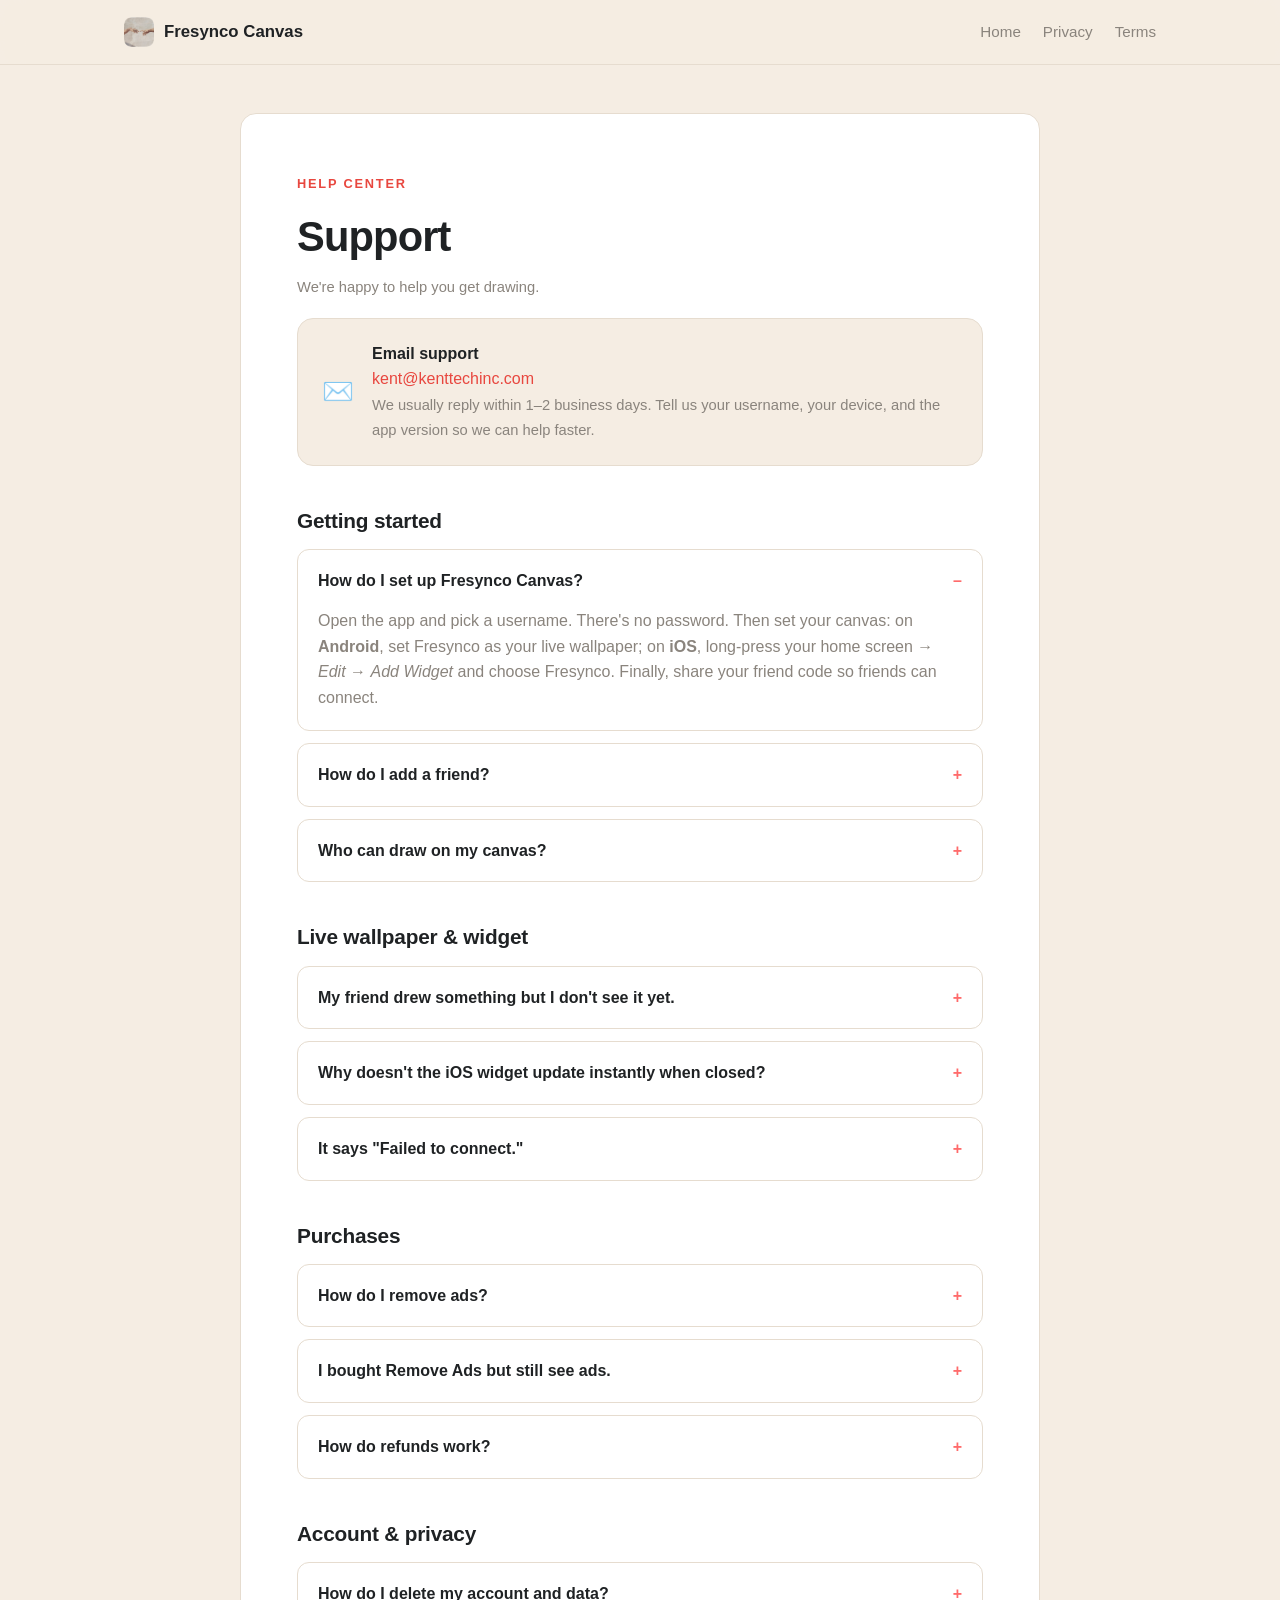
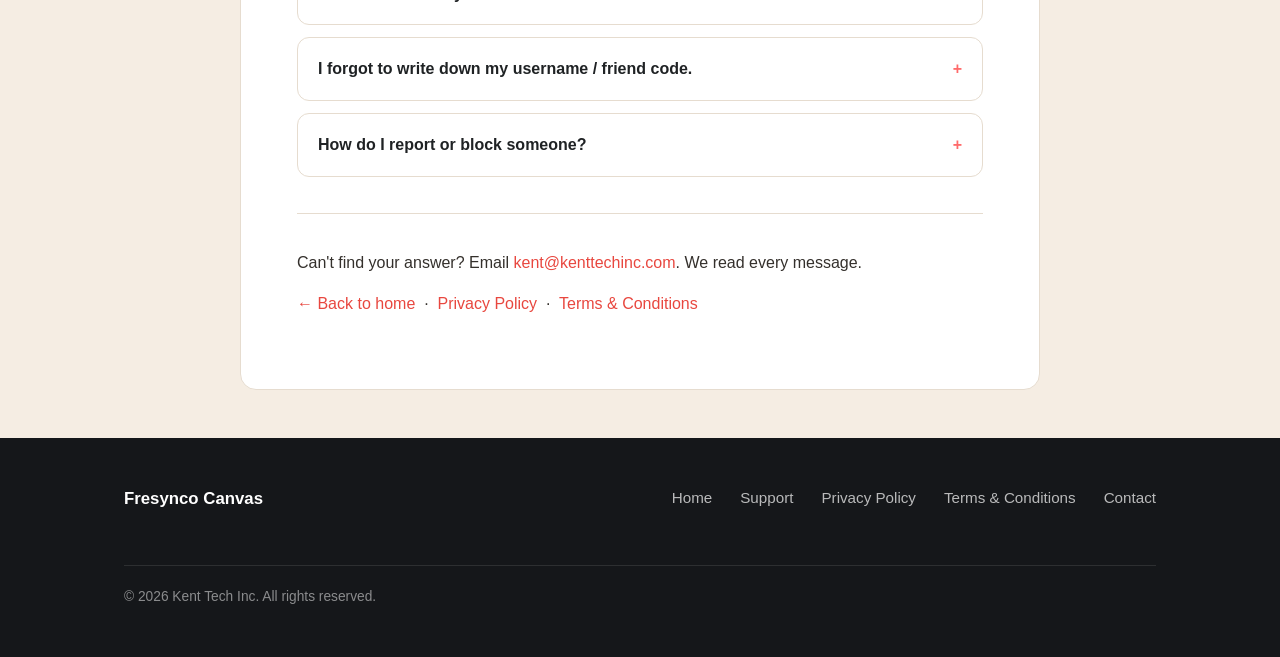
<file: support.html>
<!DOCTYPE html>
<html lang="en">
  <head>
    <meta charset="utf-8" />
    <meta name="viewport" content="width=device-width, initial-scale=1" />
    <title>Support | Fresynco Canvas</title>
    <meta
      name="description"
      content="Get help with Fresynco Canvas: setup, friend codes, the live wallpaper and widget, purchases, and contact."
    />
    <link rel="icon" type="image/png" href="assets/app-icon.png" />
    <link rel="apple-touch-icon" href="assets/app-icon.png" />
    <link rel="stylesheet" href="styles.css?v=10" />
  </head>
  <body class="page">
    <header class="site-header">
      <div class="wrap">
        <a class="brand" href="./">
          <img class="logo" src="assets/app-icon.png" alt="" aria-hidden="true" />
          Fresynco Canvas
        </a>
        <nav class="nav">
          <a href="./">Home</a>
          <a href="privacy">Privacy</a>
          <a href="terms">Terms</a>
        </nav>
      </div>
    </header>

    <main class="wrap">
      <article class="doc">
        <span class="eyebrow">Help center</span>
        <h1>Support</h1>
        <p class="updated">We're happy to help you get drawing.</p>

        <div class="contact-card">
          <span class="ico">✉️</span>
          <div>
            <strong>Email support</strong><br />
            <a href="mailto:kent@kenttechinc.com?subject=Fresynco%20Canvas%20Support"
              >kent@kenttechinc.com</a
            ><br />
            <span style="color: var(--muted); font-size: 0.92rem"
              >We usually reply within 1–2 business days. Tell us your username,
              your device, and the app version so we can help faster.</span
            >
          </div>
        </div>

        <h2>Getting started</h2>
        <div class="faq">
          <details open>
            <summary>How do I set up Fresynco Canvas?</summary>
            <p>
              Open the app and pick a username. There's no password. Then set
              your canvas: on <strong>Android</strong>, set Fresynco as your
              live wallpaper; on <strong>iOS</strong>, long-press your home
              screen → <em>Edit</em> → <em>Add Widget</em> and choose Fresynco.
              Finally, share your friend code so friends can connect.
            </p>
          </details>
          <details>
            <summary>How do I add a friend?</summary>
            <p>
              Find your friend code on the home screen and send it to a friend.
              They tap <strong>+ Add friend</strong> and enter your code (or you
              enter theirs). Friendship is mutual, so once it's confirmed you
              can both draw on each other's canvases.
            </p>
          </details>
          <details>
            <summary>Who can draw on my canvas?</summary>
            <p>
              Only friends you've confirmed. Anyone in your friends list can add
              strokes; only you, the owner, can clear your canvas.
            </p>
          </details>
        </div>

        <h2>Live wallpaper &amp; widget</h2>
        <div class="faq">
          <details>
            <summary>My friend drew something but I don't see it yet.</summary>
            <p>
              Updates are live within about a second while the relevant surface
              is active. On <strong>Android</strong>, the live wallpaper
              connects while your home screen is visible; strokes drawn while it
              was asleep appear the next time you view your home screen. On
              <strong>iOS</strong>, the widget updates immediately while the app
              is open and otherwise refreshes periodically (iOS controls that
              budget), or sooner via a background notification.
            </p>
          </details>
          <details>
            <summary>Why doesn't the iOS widget update instantly when closed?</summary>
            <p>
              iOS does not allow apps to change the wallpaper, so Fresynco uses a
              home-screen widget. While the app is closed, iOS refreshes widgets
              on its own schedule. We also use silent push notifications to wake
              the app and refresh sooner when a friend draws, but the timing is
              ultimately controlled by iOS.
            </p>
          </details>
          <details>
            <summary>It says "Failed to connect."</summary>
            <p>
              Check your internet connection and try reopening the app. If it
              persists, make sure you're on the latest version. Still stuck?
              Email us with your username and device and we'll investigate.
            </p>
          </details>
        </div>

        <h2>Purchases</h2>
        <div class="faq">
          <details>
            <summary>How do I remove ads?</summary>
            <p>
              Fresynco Canvas offers a one-time <strong>Remove Ads</strong>
              purchase in the app. After buying, in-app ads are turned off on
              your account.
            </p>
          </details>
          <details>
            <summary>I bought Remove Ads but still see ads.</summary>
            <p>
              Open the app and use <strong>Restore Purchases</strong> (in
              settings). Make sure you're signed in to the same App Store /
              Google Play account you purchased with. If it still doesn't
              restore, contact us.
            </p>
          </details>
          <details>
            <summary>How do refunds work?</summary>
            <p>
              Purchases are processed by Apple or Google, so refunds are handled
              through them: on iOS via
              <a href="https://reportaproblem.apple.com" rel="noopener"
                >reportaproblem.apple.com</a
              >, and on Android via the
              <a href="https://play.google.com/store/account" rel="noopener"
                >Google Play</a
              >
              order history.
            </p>
          </details>
        </div>

        <h2>Account &amp; privacy</h2>
        <div class="faq">
          <details>
            <summary>How do I delete my account and data?</summary>
            <p>
              Email
              <a href="mailto:kent@kenttechinc.com?subject=Delete%20my%20Fresynco%20account"
                >kent@kenttechinc.com</a
              >
              with the username you'd like removed and we'll delete the
              associated account and strokes from our active systems. See our
              <a href="privacy">Privacy Policy</a> for details.
            </p>
          </details>
          <details>
            <summary>I forgot to write down my username / friend code.</summary>
            <p>
              Both are shown on the app's home screen while you're signed in. If
              you've lost access to your account, contact us with any details
              you remember and we'll do our best to help.
            </p>
          </details>
          <details>
            <summary>How do I report or block someone?</summary>
            <p>
              In your friends list, tap the flag icon next to a user and choose
              “Report &amp; block.” That immediately blocks them, removes their
              drawings from your canvas, and stops them from reconnecting unless
              you unblock them (from the Blocked list on the home screen). We
              review every report and act on abusive users, typically within 24
              hours. You can also email
              <a href="mailto:kent@kenttechinc.com?subject=Report%20abuse%20on%20Fresynco"
                >kent@kenttechinc.com</a
              >.
            </p>
          </details>
        </div>

        <hr />
        <p>
          Can't find your answer? Email
          <a href="mailto:kent@kenttechinc.com">kent@kenttechinc.com</a>. We read
          every message.
        </p>
        <p>
          <a href="./">← Back to home</a> &nbsp;·&nbsp;
          <a href="privacy">Privacy Policy</a> &nbsp;·&nbsp;
          <a href="terms">Terms &amp; Conditions</a>
        </p>
      </article>
    </main>

    <footer class="site-footer">
      <div class="wrap">
        <a class="brand" href="./">Fresynco Canvas</a>
        <nav class="footer-links">
          <a href="./">Home</a>
          <a href="support">Support</a>
          <a href="privacy">Privacy Policy</a>
          <a href="terms">Terms &amp; Conditions</a>
          <a href="mailto:kent@kenttechinc.com">Contact</a>
        </nav>
        <p class="copyright">© 2026 Kent Tech Inc. All rights reserved.</p>
      </div>
    </footer>
  </body>
</html>
</file>
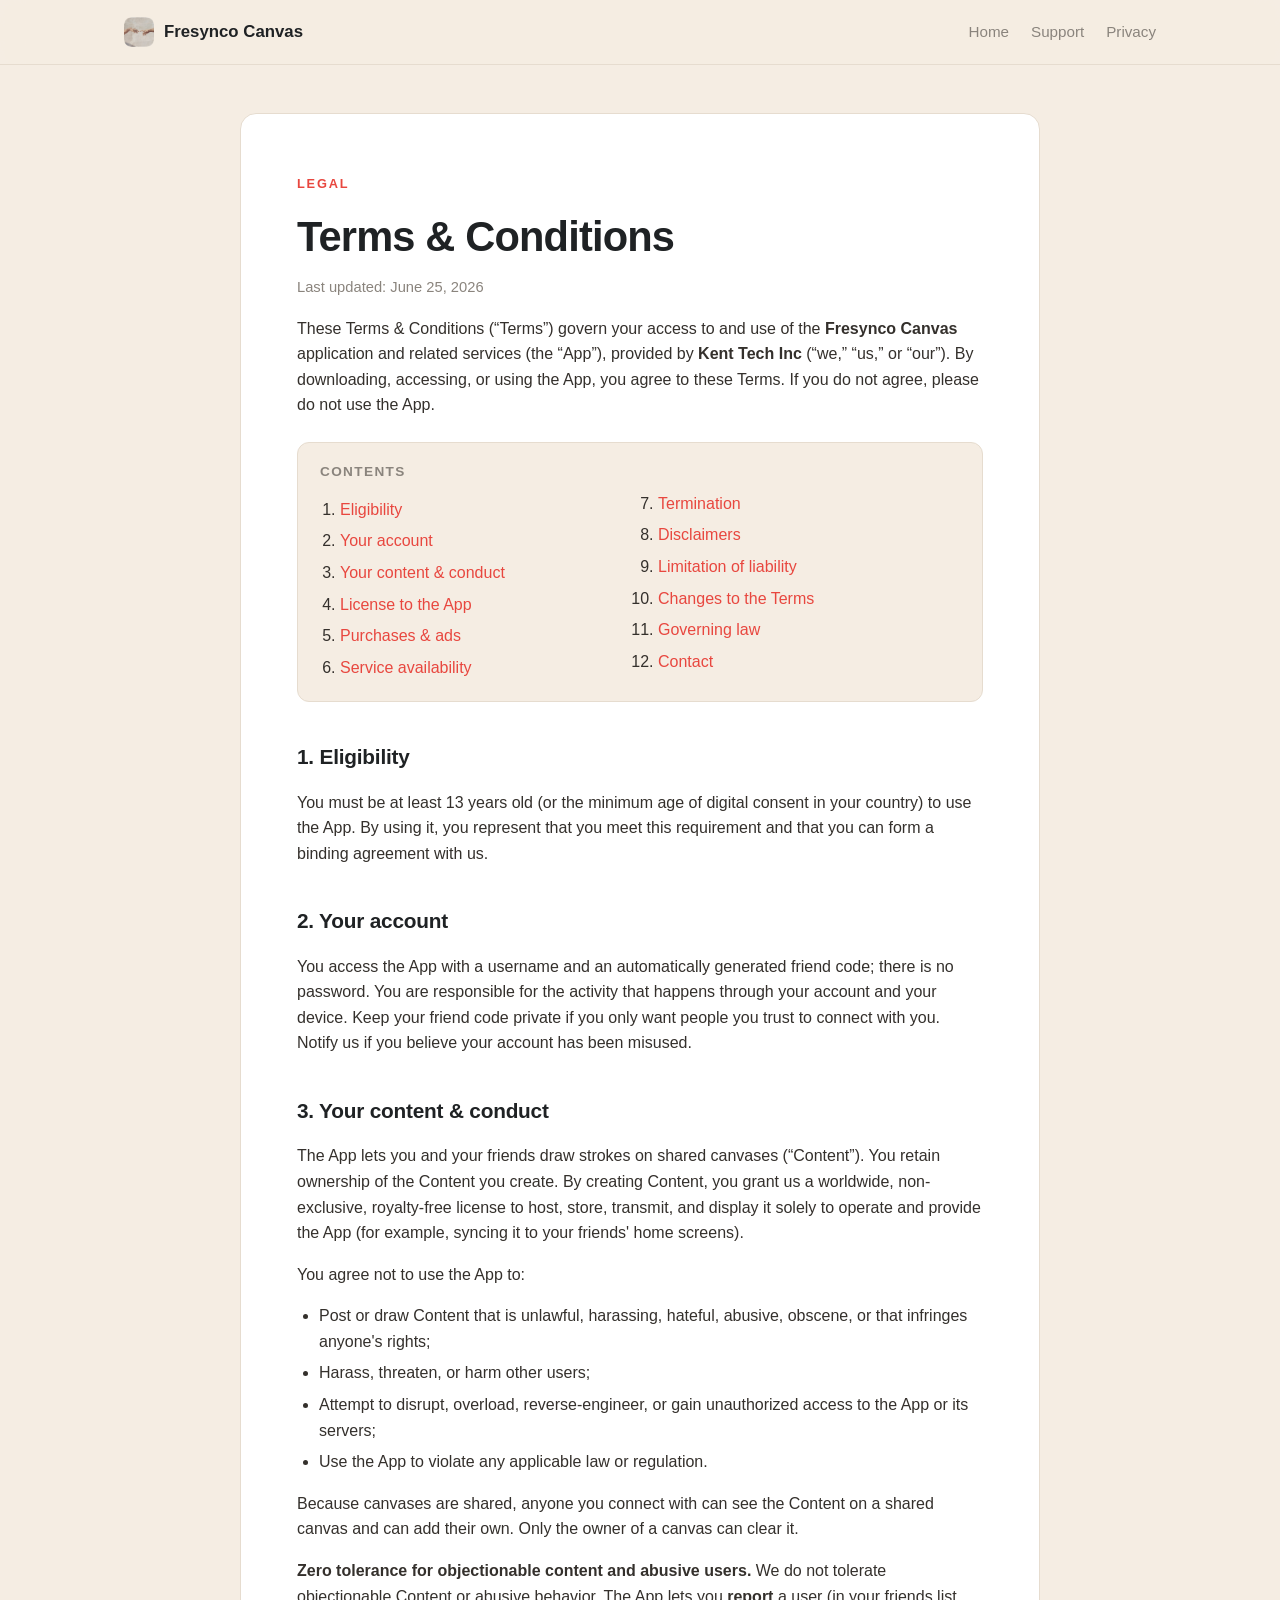
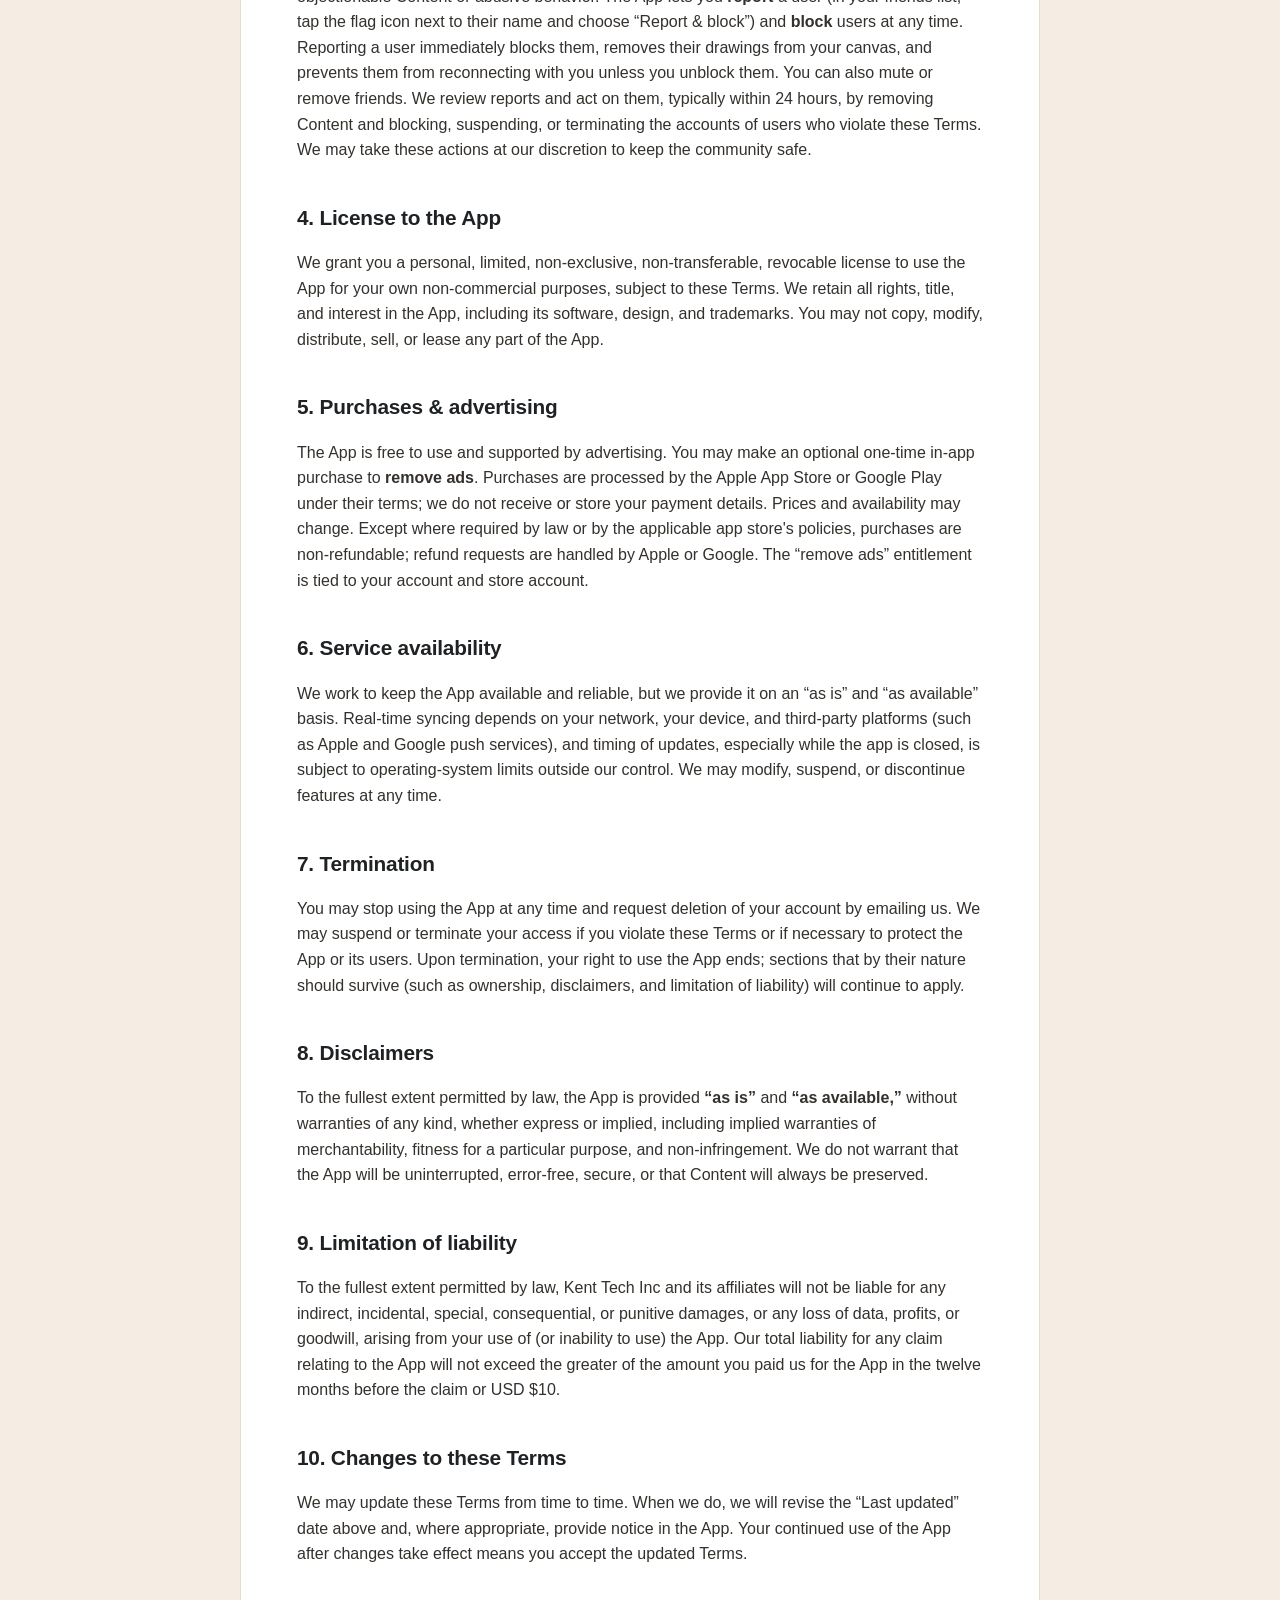
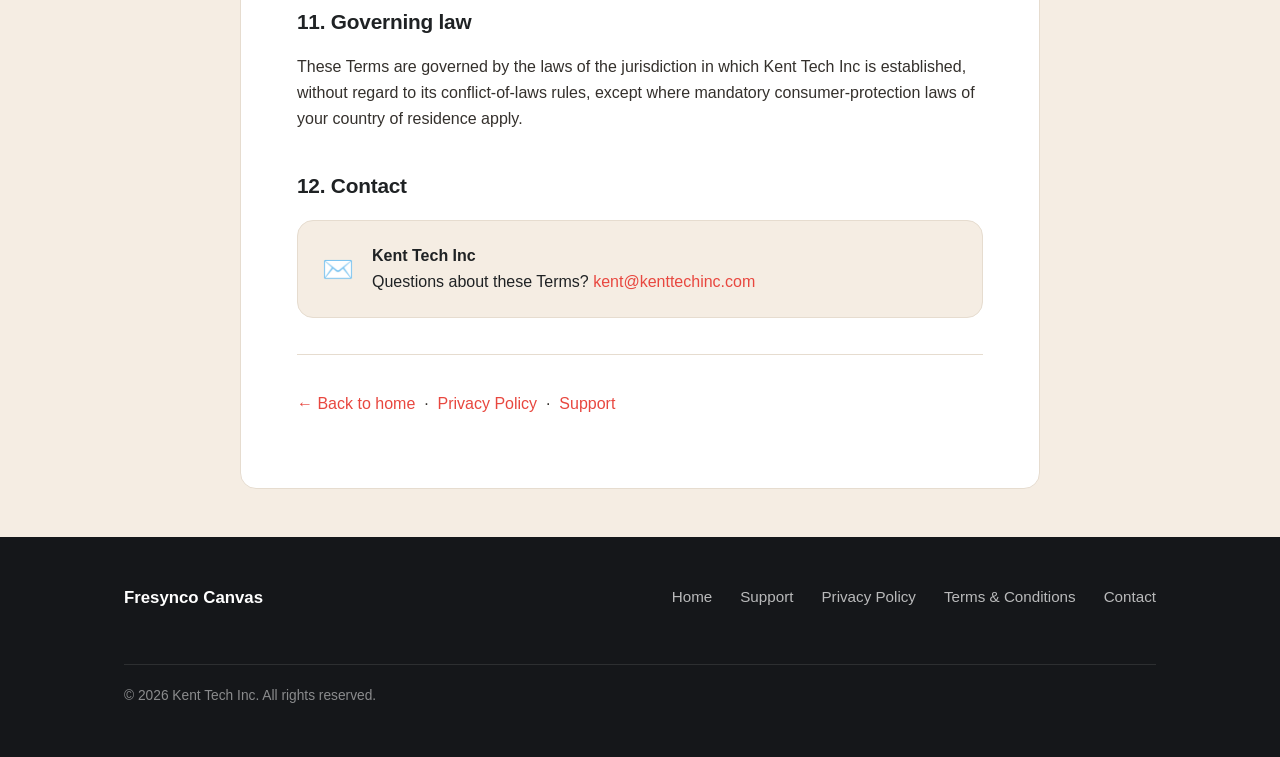
<file: terms.html>
<!DOCTYPE html>
<html lang="en">
  <head>
    <meta charset="utf-8" />
    <meta name="viewport" content="width=device-width, initial-scale=1" />
    <title>Terms &amp; Conditions | Fresynco Canvas</title>
    <meta
      name="description"
      content="The terms that govern your use of the Fresynco Canvas app and services."
    />
    <link rel="icon" type="image/png" href="assets/app-icon.png" />
    <link rel="apple-touch-icon" href="assets/app-icon.png" />
    <link rel="stylesheet" href="styles.css?v=10" />
  </head>
  <body class="page">
    <header class="site-header">
      <div class="wrap">
        <a class="brand" href="./">
          <img class="logo" src="assets/app-icon.png" alt="" aria-hidden="true" />
          Fresynco Canvas
        </a>
        <nav class="nav">
          <a href="./">Home</a>
          <a href="support">Support</a>
          <a href="privacy">Privacy</a>
        </nav>
      </div>
    </header>

    <main class="wrap">
      <article class="doc">
        <span class="eyebrow">Legal</span>
        <h1>Terms &amp; Conditions</h1>
        <p class="updated">Last updated: June 25, 2026</p>

        <p>
          These Terms &amp; Conditions (“Terms”) govern your access to and use
          of the <strong>Fresynco Canvas</strong> application and related
          services (the “App”), provided by <strong>Kent Tech Inc</strong>
          (“we,” “us,” or “our”). By downloading, accessing, or using the App,
          you agree to these Terms. If you do not agree, please do not use the
          App.
        </p>

        <div class="toc">
          <strong>Contents</strong>
          <ol>
            <li><a href="#eligibility">Eligibility</a></li>
            <li><a href="#account">Your account</a></li>
            <li><a href="#content">Your content &amp; conduct</a></li>
            <li><a href="#license">License to the App</a></li>
            <li><a href="#purchases">Purchases &amp; ads</a></li>
            <li><a href="#availability">Service availability</a></li>
            <li><a href="#termination">Termination</a></li>
            <li><a href="#disclaimer">Disclaimers</a></li>
            <li><a href="#liability">Limitation of liability</a></li>
            <li><a href="#changes">Changes to the Terms</a></li>
            <li><a href="#law">Governing law</a></li>
            <li><a href="#contact">Contact</a></li>
          </ol>
        </div>

        <h2 id="eligibility">1. Eligibility</h2>
        <p>
          You must be at least 13 years old (or the minimum age of digital
          consent in your country) to use the App. By using it, you represent
          that you meet this requirement and that you can form a binding
          agreement with us.
        </p>

        <h2 id="account">2. Your account</h2>
        <p>
          You access the App with a username and an automatically generated
          friend code; there is no password. You are responsible for the
          activity that happens through your account and your device. Keep your
          friend code private if you only want people you trust to connect with
          you. Notify us if you believe your account has been misused.
        </p>

        <h2 id="content">3. Your content &amp; conduct</h2>
        <p>
          The App lets you and your friends draw strokes on shared canvases
          (“Content”). You retain ownership of the Content you create. By
          creating Content, you grant us a worldwide, non-exclusive, royalty-free
          license to host, store, transmit, and display it solely to operate and
          provide the App (for example, syncing it to your friends' home
          screens).
        </p>
        <p>You agree not to use the App to:</p>
        <ul>
          <li>
            Post or draw Content that is unlawful, harassing, hateful, abusive,
            obscene, or that infringes anyone's rights;
          </li>
          <li>Harass, threaten, or harm other users;</li>
          <li>
            Attempt to disrupt, overload, reverse-engineer, or gain
            unauthorized access to the App or its servers;
          </li>
          <li>Use the App to violate any applicable law or regulation.</li>
        </ul>
        <p>
          Because canvases are shared, anyone you connect with can see the
          Content on a shared canvas and can add their own. Only the owner of a
          canvas can clear it.
        </p>
        <p>
          <strong>Zero tolerance for objectionable content and abusive
          users.</strong> We do not tolerate objectionable Content or abusive
          behavior. The App lets you
          <strong>report</strong> a user (in your friends list, tap the flag
          icon next to their name and choose “Report &amp; block”) and
          <strong>block</strong> users at any time. Reporting a user
          immediately blocks them, removes their drawings from your canvas, and
          prevents them from reconnecting with you unless you unblock them. You
          can also mute or remove friends. We review reports and act on them,
          typically within 24 hours, by removing Content and blocking,
          suspending, or terminating the accounts of users who violate these
          Terms. We may take these actions at our discretion to keep the
          community safe.
        </p>

        <h2 id="license">4. License to the App</h2>
        <p>
          We grant you a personal, limited, non-exclusive, non-transferable,
          revocable license to use the App for your own non-commercial purposes,
          subject to these Terms. We retain all rights, title, and interest in
          the App, including its software, design, and trademarks. You may not
          copy, modify, distribute, sell, or lease any part of the App.
        </p>

        <h2 id="purchases">5. Purchases &amp; advertising</h2>
        <p>
          The App is free to use and supported by advertising. You may make an
          optional one-time in-app purchase to <strong>remove ads</strong>.
          Purchases are processed by the Apple App Store or Google Play under
          their terms; we do not receive or store your payment details. Prices
          and availability may change. Except where required by law or by the
          applicable app store's policies, purchases are non-refundable; refund
          requests are handled by Apple or Google. The “remove ads” entitlement
          is tied to your account and store account.
        </p>

        <h2 id="availability">6. Service availability</h2>
        <p>
          We work to keep the App available and reliable, but we provide it on
          an “as is” and “as available” basis. Real-time syncing depends on your
          network, your device, and third-party platforms (such as Apple and
          Google push services), and timing of updates, especially while the
          app is closed, is subject to operating-system limits outside our
          control. We may modify, suspend, or discontinue features at any time.
        </p>

        <h2 id="termination">7. Termination</h2>
        <p>
          You may stop using the App at any time and request deletion of your
          account by emailing us. We may suspend or terminate your access if you
          violate these Terms or if necessary to protect the App or its users.
          Upon termination, your right to use the App ends; sections that by
          their nature should survive (such as ownership, disclaimers, and
          limitation of liability) will continue to apply.
        </p>

        <h2 id="disclaimer">8. Disclaimers</h2>
        <p>
          To the fullest extent permitted by law, the App is provided
          <strong>“as is”</strong> and <strong>“as available,”</strong> without
          warranties of any kind, whether express or implied, including implied
          warranties of merchantability, fitness for a particular purpose, and
          non-infringement. We do not warrant that the App will be uninterrupted,
          error-free, secure, or that Content will always be preserved.
        </p>

        <h2 id="liability">9. Limitation of liability</h2>
        <p>
          To the fullest extent permitted by law, Kent Tech Inc and its
          affiliates will not be liable for any indirect, incidental, special,
          consequential, or punitive damages, or any loss of data, profits, or
          goodwill, arising from your use of (or inability to use) the App. Our
          total liability for any claim relating to the App will not exceed the
          greater of the amount you paid us for the App in the twelve months
          before the claim or USD $10.
        </p>

        <h2 id="changes">10. Changes to these Terms</h2>
        <p>
          We may update these Terms from time to time. When we do, we will revise
          the “Last updated” date above and, where appropriate, provide notice in
          the App. Your continued use of the App after changes take effect means
          you accept the updated Terms.
        </p>

        <h2 id="law">11. Governing law</h2>
        <p>
          These Terms are governed by the laws of the jurisdiction in which Kent
          Tech Inc is established, without regard to its conflict-of-laws rules,
          except where mandatory consumer-protection laws of your country of
          residence apply.
        </p>

        <h2 id="contact">12. Contact</h2>
        <div class="contact-card">
          <span class="ico">✉️</span>
          <div>
            <strong>Kent Tech Inc</strong><br />
            Questions about these Terms?
            <a href="mailto:kent@kenttechinc.com">kent@kenttechinc.com</a>
          </div>
        </div>

        <hr />
        <p>
          <a href="./">← Back to home</a> &nbsp;·&nbsp;
          <a href="privacy">Privacy Policy</a> &nbsp;·&nbsp;
          <a href="support">Support</a>
        </p>
      </article>
    </main>

    <footer class="site-footer">
      <div class="wrap">
        <a class="brand" href="./">Fresynco Canvas</a>
        <nav class="footer-links">
          <a href="./">Home</a>
          <a href="support">Support</a>
          <a href="privacy">Privacy Policy</a>
          <a href="terms">Terms &amp; Conditions</a>
          <a href="mailto:kent@kenttechinc.com">Contact</a>
        </nav>
        <p class="copyright">© 2026 Kent Tech Inc. All rights reserved.</p>
      </div>
    </footer>
  </body>
</html>
</file>
<file: styles.css>
/* Fresynco Canvas — shared styles for the landing page and legal pages.
   Palette mirrors the app: coral accent (#FF6B6B), warm "Creation of Adam"
   fresco stone tones, and charcoal dark surfaces. Self-contained: no external
   fonts or build step. */

:root {
  /* App theme */
  --coral: #ff6b6b; /* app brand accent ("Start drawing" button) */
  --coral-deep: #e8473f; /* readable coral for links/hover */
  --charcoal: #1f2224; /* app splash / dark surface */
  --charcoal-2: #15171a;
  --stone: #eaddcf; /* fresco parchment (icon fill) */
  --stone-2: #d8d2c6; /* icon stone border */
  --parchment: #f5ede3; /* page background */

  /* Aliases used across pages */
  --ink: #1f2224;
  --muted: #8a847d;
  --line: #e6dccf;
  --surface: #ffffff;
  --canvas: var(--parchment);
  --brand: #ff6b6b;
  --brand-dark: var(--coral-deep);
  --accent: #ff6b6b;
  --accent-soft: #fce7df;

  --radius: 16px;
  --shadow: 0 18px 50px -24px rgba(40, 24, 16, 0.45);
  --maxw: 1080px;
  --font: -apple-system, BlinkMacSystemFont, "Segoe UI", Roboto, Helvetica,
    Arial, "Apple Color Emoji", "Segoe UI Emoji", sans-serif;

  /* Scroll-driven hands animation: 0 = far apart, 1 = fingertips meeting.
     JS updates --p on scroll; defaults to apart (page loads at the top). */
  --p: 0;
}

* {
  box-sizing: border-box;
}

html {
  scroll-behavior: smooth;
}

body {
  margin: 0;
  font-family: var(--font);
  color: var(--ink);
  background: var(--parchment);
  line-height: 1.6;
  -webkit-font-smoothing: antialiased;
}

a {
  color: var(--coral-deep);
  text-decoration: none;
}

a:hover {
  text-decoration: underline;
}

img {
  max-width: 100%;
}

.wrap {
  width: 100%;
  max-width: var(--maxw);
  margin: 0 auto;
  padding: 0 24px;
}

/* ---------- Header ---------- */

.site-header {
  position: sticky;
  top: 0;
  z-index: 20;
  background: rgba(245, 237, 227, 0.82);
  backdrop-filter: saturate(160%) blur(12px);
  border-bottom: 1px solid var(--line);
}

.site-header .wrap {
  display: flex;
  align-items: center;
  justify-content: space-between;
  height: 64px;
}

.brand {
  display: inline-flex;
  align-items: center;
  gap: 10px;
  font-weight: 700;
  font-size: 1.05rem;
  color: var(--ink);
}

.brand:hover {
  text-decoration: none;
}

.brand .logo {
  width: 30px;
  height: 30px;
  flex: none;
  border-radius: 7px; /* match the app icon's rounded square */
  object-fit: cover;
}

.nav {
  display: flex;
  gap: 22px;
  align-items: center;
  font-size: 0.95rem;
}

.nav a {
  color: var(--muted);
  font-weight: 500;
}

.nav a:hover {
  color: var(--ink);
  text-decoration: none;
}

/* ---------- Buttons ---------- */

.btn {
  display: inline-flex;
  align-items: center;
  gap: 8px;
  padding: 12px 22px;
  border-radius: 999px;
  font-weight: 600;
  font-size: 0.98rem;
  border: 1px solid transparent;
  cursor: pointer;
  transition: transform 0.12s ease, box-shadow 0.12s ease, background 0.12s ease;
}

.btn:hover {
  text-decoration: none;
  transform: translateY(-1px);
}

.btn-primary {
  background: var(--coral);
  color: #fff;
  box-shadow: 0 12px 26px -10px rgba(255, 107, 107, 0.85);
}

.btn-primary:hover {
  background: var(--coral-deep);
}

.btn-ghost {
  background: rgba(255, 255, 255, 0.08);
  color: #fff;
  border-color: rgba(255, 255, 255, 0.28);
}

.btn-ghost.on-light {
  background: var(--surface);
  color: var(--ink);
  border-color: var(--line);
}

/* ---------- Hero with scroll-driven hands ---------- */

.hero {
  position: relative;
  padding: 0;
  background: var(--charcoal);
  color: #fff;
}

/* The hero is one screen tall and scrolls past like the rest of the page —
   no pin/freeze. The hands converge as it scrolls (driven by --p). */
.hero-track {
  height: auto;
}

.hero-stage {
  position: relative;
  /* Let the hands' soft shadows bleed past the fresco panel into the black
     section above and the Features fresco below (the horizontal off-screen
     hands are still clipped by .hero-art's own `overflow: clip`). */
  overflow: visible;
  display: flex;
  flex-direction: column;
  /* First a solid black section (text + buttons) that fills the first screen,
     then a full-height fresco panel where the whole hands meet, then the
     Features section continues the same fresco below. */
  background: var(--charcoal);
}

/* Black section — fills the first screen so the hands start off-screen. */
.hero-content {
  min-height: 88vh;
  display: flex;
  flex-direction: column;
  justify-content: center;
}

/* Full-height fresco panel: tall enough to show the entire hand image when the
   two hands meet, before the "A canvas you share" heading scrolls into view. */
.hero-art {
  position: relative;
  flex: none;
  /* Hug the hands: the hands are sized in vw, so the panel height tracks them in
     vw too (rather than a vh that drifts on short/tall windows and clips them).
     0.66 of the hand width leaves a little plaster + shadow room above/below. */
  min-height: calc(min(52vw, 760px) * 0.66);
  /* `clip` (not `hidden`) so the hands' soft shadows can spill ~30px past the
     top/bottom edges onto the continuous fresco instead of being cut, while the
     hands sliding in from the sides are still clipped off-screen. */
  overflow: clip;
  overflow-clip-margin: 30px;
  /* Fixed so the fresco reads as one continuous backdrop shared with the
     Features section below (no seam between the two). */
  background-image: url("assets/fresynco_background.png");
  background-size: cover;
  background-position: center;
  background-attachment: fixed;
}

/* No glow at the meeting point — the hands simply converge. */
.spark {
  display: none;
  position: absolute;
  left: 50%;
  top: 42%;
  width: 42vmin;
  height: 42vmin;
  transform: translate(-50%, -50%) scale(calc(0.55 + var(--p) * 0.7));
  background: radial-gradient(
    circle,
    rgba(255, 224, 178, 0.9) 0%,
    rgba(255, 138, 110, 0.5) 28%,
    rgba(255, 107, 107, 0) 65%
  );
  opacity: calc((var(--p) - 0.55) * 3.2);
  pointer-events: none;
  filter: blur(2px);
}

.hand {
  position: absolute;
  top: 50%;
  width: 52vw;
  max-width: 760px;
  /* Paint above the sticky header (z-index 20) so its translucent strip never
     covers the tops of the arms when the fresco panel reaches the top. None of
     the hands' ancestors create a stacking context, so this lifts only the
     hands — not the black hero text — in the root stacking order. */
  z-index: 30;
  /* Soft, low-contrast shadow so the hands read as painted into the fresco
     rather than floating cut-outs (a heavier shadow shows a boxy halo). */
  filter: drop-shadow(0 6px 18px rgba(0, 0, 0, 0.22));
  will-change: transform;
  user-select: none;
  pointer-events: none;
}

/* Adam's relaxed hand enters from the left; fingertips reach toward center.
   At rest (--p:1) the fingertip stops just short of center, leaving the iconic
   "spark of life" gap rather than overlapping the other hand. */
.hand-adam {
  right: 50%;
  /* Start fully off-screen (right edge past the left edge) and slide in until
     the fingertip nears center at --p:1, leaving a gap to God's hand. */
  transform: translate(calc(-3vw - (1 - var(--p)) * 58vw), -50%);
}

/* God's pointing hand enters from the right; index finger reaches the center.
   Sits a touch lower than Adam's hand. */
.hand-god {
  left: 50%;
  /* Start fully off-screen on the right, slide in to meet at center. */
  transform: translate(calc(1vw + (1 - var(--p)) * 58vw), -45%);
}

.hero-content {
  position: relative;
  z-index: 2;
  text-align: center;
  /* The black section, sized to its content (auto height in the flex column). */
  flex: none;
  width: 100%;
  max-width: 680px;
  margin: 0 auto;
  padding: 6vh 24px 5vh;
}

.hero-content .eyebrow {
  color: #ffb9a3;
}

.hero h1 {
  font-size: clamp(2.2rem, 5.4vw, 3.6rem);
  line-height: 1.06;
  letter-spacing: -0.025em;
  margin: 12px 0 14px;
  text-shadow: 0 2px 28px rgba(0, 0, 0, 0.55);
}

.hero p.lead {
  font-size: 1.18rem;
  color: rgba(255, 255, 255, 0.86);
  margin: 0 auto 26px;
  max-width: 40ch;
  text-shadow: 0 1px 16px rgba(0, 0, 0, 0.55);
}

.hero-actions {
  display: flex;
  gap: 14px;
  flex-wrap: wrap;
  justify-content: center;
}

.scroll-hint {
  margin-top: 26px;
  font-size: 0.82rem;
  letter-spacing: 0.16em;
  text-transform: uppercase;
  color: rgba(255, 255, 255, 0.55);
  /* fade the prompt away as the user scrolls and the hands meet */
  opacity: calc(1 - var(--p) * 1.6);
}

.scroll-hint span {
  display: block;
  margin-top: 6px;
  animation: bob 1.8s ease-in-out infinite;
}

@keyframes bob {
  0%, 100% {
    transform: translateY(0);
  }
  50% {
    transform: translateY(5px);
  }
}

.eyebrow {
  display: inline-block;
  font-size: 0.8rem;
  letter-spacing: 0.14em;
  text-transform: uppercase;
  color: var(--coral);
  font-weight: 700;
}

/* ---------- Phone frame (realistic bezel + side buttons) ---------- */

.phone {
  position: relative;
  background: linear-gradient(145deg, #3a3e43 0%, #191b1e 42%, #0b0c0e 100%);
  border-radius: 15.5% / 7.4%;
  /* Fixed px (not %) so the bezel is identical regardless of the parent's width
     — percentage padding is relative to the container, which made the platform
     phones (in wide cards) get a much thicker frame than the showcase phones. */
  padding: 4px;
  box-shadow:
    0 28px 60px -24px rgba(0, 0, 0, 0.55),
    0 6px 16px -8px rgba(0, 0, 0, 0.45);
}

/* Side buttons: power nub on the right, volume rocker + mute on the left. */
.phone::before {
  content: "";
  position: absolute;
  right: -2px;
  top: 30%;
  width: 3px;
  height: 13%;
  background: #0c0d0f;
  border-radius: 0 2px 2px 0;
}

.phone::after {
  content: "";
  position: absolute;
  left: -2px;
  top: 19%;
  width: 3px;
  height: 6.5%;
  background: #0c0d0f;
  border-radius: 2px 0 0 2px;
  box-shadow: 0 20px 0 #0c0d0f, 0 34px 0 #0c0d0f;
}

.phone .screen {
  position: relative;
  overflow: hidden;
  border-radius: 13.5% / 6.4%;
  background: #000;
  box-shadow: inset 0 0 0 1px rgba(0, 0, 0, 0.5);
}

.phone .screen > img,
.phone .screen > video {
  display: block;
  width: 100%;
  height: auto;
}

/* Phone thumbnail inside the platform cards (same realistic frame, larger). */
.phone-sm {
  width: 168px;
  margin: 0 0 22px;
}

/* ---------- Live showcase ---------- */

/* Continues the hero's fresco so hands → showcase → features read as one plaster. */
.showcase {
  position: relative;
  padding: 0;
  background-color: var(--parchment);
  background-image: url("assets/fresynco_background.png");
  background-size: cover;
  background-position: center;
  background-repeat: no-repeat;
  background-attachment: fixed;
}

.showcase-head {
  text-align: center;
  max-width: 680px;
  padding: 88px 24px 8px;
}

.showcase-head h2 {
  font-size: clamp(1.7rem, 3.6vw, 2.4rem);
  letter-spacing: -0.02em;
  margin: 10px auto 12px;
}

.showcase-lead {
  color: #4a453f;
  font-size: 1.1rem;
  margin: 0 auto;
  max-width: 46ch;
}

.showcase-track {
  height: auto;
}

/* The tools auto-cycle on a timer, so no sticky scroll track is needed. */
.showcase-stage {
  position: relative;
  padding: 16px 0 78px;
  z-index: 1; /* below the hands (z-index 30), like #features .section-head */
}

.showcase-grid {
  display: grid;
  grid-template-columns: 1fr 1fr;
  gap: 48px;
  align-items: center;
  width: 100%;
}

/* Frosted caption chip used under every phone. */
.glass-card {
  background: rgba(255, 255, 255, 0.5);
  backdrop-filter: blur(14px) saturate(140%);
  -webkit-backdrop-filter: blur(14px) saturate(140%);
  border: 1px solid rgba(255, 255, 255, 0.65);
  border-radius: 14px;
  box-shadow: 0 10px 26px -14px rgba(40, 24, 16, 0.45);
  color: var(--ink);
  font-weight: 600;
}

/* Left column: the tools crossfade as you scroll. */
.tool-scroll {
  position: relative;
  height: min(600px, 66vh);
  display: grid;
  place-items: center;
}

.tool {
  position: absolute;
  inset: 0;
  margin: 0;
  padding-bottom: 22px;
  display: flex;
  flex-direction: column;
  align-items: center;
  justify-content: center;
  gap: 16px;
  opacity: 0;
  /* Screens drift gently left to right and soft-focus in and out: the next
     eases in from the left, the current drifts off to the right and blurs away. */
  transform: translateX(-32px) scale(0.94);
  filter: blur(6px);
  transition:
    opacity 1s ease,
    transform 1.2s cubic-bezier(0.16, 1, 0.3, 1),
    filter 1s ease;
  pointer-events: none;
  will-change: opacity, transform, filter;
}

.tool.active {
  opacity: 1;
  transform: translateX(0) scale(1);
  filter: blur(0);
  pointer-events: auto;
}

/* The outgoing screen drifts off to the right and blurs out of view. */
.tool.leaving {
  opacity: 0;
  transform: translateX(32px) scale(0.94);
  filter: blur(6px);
}

/* Pagination dots make the page changes obvious. */
.tool-dots {
  position: absolute;
  left: 0;
  right: 0;
  bottom: 0;
  display: flex;
  justify-content: center;
  gap: 8px;
  z-index: 2;
}

.tool-dots span {
  width: 8px;
  height: 8px;
  border-radius: 50%;
  background: rgba(31, 34, 36, 0.22);
  transition: background 0.3s ease, transform 0.3s ease;
}

.tool-dots span.active {
  background: var(--coral);
  transform: scale(1.35);
}

.phone-tool {
  height: min(500px, 54vh);
  aspect-ratio: 1320 / 2868;
  width: auto;
}

.phone-tool .screen {
  position: absolute;
  inset: 4px;
}

.phone-tool .screen > img {
  position: absolute;
  inset: 0;
  width: 100%;
  height: 100%;
  object-fit: cover;
}

.tool-cap {
  padding: 10px 18px;
  font-size: 1rem;
  text-align: center;
}

/* Right column: the live demo in its own frosted box. */
.live-demo {
  display: flex;
  flex-direction: column;
  align-items: center;
  gap: 4px;
  padding: 24px 24px 28px;
  background: rgba(255, 255, 255, 0.42);
  backdrop-filter: blur(16px) saturate(135%);
  -webkit-backdrop-filter: blur(16px) saturate(135%);
  border: 1px solid rgba(255, 255, 255, 0.6);
  border-radius: 26px;
  box-shadow: var(--shadow);
}

.demo-item {
  margin: 0;
  display: flex;
  flex-direction: column;
  align-items: center;
  gap: 9px;
}

.demo-item .phone {
  width: 124px;
}

.demo-item .glass-card {
  padding: 5px 14px;
  font-size: 0.75rem;
  letter-spacing: 0.01em;
}

.stroke-arrow {
  color: var(--coral);
  font-size: 1.7rem;
  font-weight: 700;
  line-height: 1;
  animation: nudge 1.5s ease-in-out infinite;
}

@keyframes nudge {
  0%, 100% {
    transform: translateY(0);
    opacity: 0.5;
  }
  50% {
    transform: translateY(5px);
    opacity: 1;
  }
}

/* ---------- Sections ---------- */

section {
  padding: 80px 0;
}

/* Offset anchor jumps (e.g. "How it works" → #live) so the sticky header
   doesn't cover the top of the target section. */
section[id] {
  scroll-margin-top: 72px;
}

.section-head {
  text-align: center;
  max-width: 640px;
  margin: 0 auto 44px;
}

.section-head h2 {
  font-size: clamp(1.7rem, 3.4vw, 2.3rem);
  letter-spacing: -0.02em;
  margin: 0 0 12px;
}

.section-head p {
  color: var(--muted);
  font-size: 1.08rem;
  margin: 0;
}

/* Features shares the hero's fresco: the converging hands sit just above it and
   the heading + cards rest over the same plaster. */
#features {
  position: relative;
  background-color: var(--parchment);
  background-image: url("assets/fresynco_background.png");
  background-size: cover;
  background-position: center;
  background-repeat: no-repeat;
  background-attachment: fixed;
}

/* Keep the "A canvas you share…" heading (and the rest of Features) layered
   beneath the hands: the hands sit at z-index 30, so this guarantees the
   heading renders behind them wherever the two overlap. */
#features .section-head {
  position: relative;
  z-index: 1;
}

#features .card {
  box-shadow: var(--shadow);
}

.grid {
  display: grid;
  grid-template-columns: repeat(3, 1fr);
  gap: 22px;
}

.card {
  background: var(--surface);
  border: 1px solid var(--line);
  border-radius: var(--radius);
  padding: 28px;
}

.card .ico {
  width: 50px;
  height: 50px;
  border-radius: 16px;
  display: grid;
  place-items: center;
  color: var(--coral-deep);
  background: linear-gradient(150deg, #fff 8%, #ffe6db 100%);
  box-shadow:
    inset 0 0 0 1px rgba(255, 107, 107, 0.16),
    0 10px 20px -14px rgba(255, 107, 107, 0.75);
  margin-bottom: 18px;
}

.card .ico svg {
  width: 25px;
  height: 25px;
}

.card h3 {
  margin: 0 0 8px;
  font-size: 1.15rem;
}

.card p {
  margin: 0;
  color: var(--muted);
  font-size: 0.98rem;
}

/* Two-column platform section: open on the page, not a boxed band. */
.band {
  background: transparent;
}

/* Decorative fresco-palette circles and squiggles (like the store feature
   graphic) run behind everything from the platform section down to the footer.
   Shapes sit behind the phones and show through the frosted glass cards. */
.accented {
  position: relative;
  overflow: hidden; /* clip the shapes that bleed off the edges */
}

.accents-bg {
  position: absolute;
  inset: 0;
  z-index: 0;
  pointer-events: none;
}

.accents-bg img {
  width: 100%;
  height: 100%;
  object-fit: cover;
}

.accented > section {
  position: relative;
  z-index: 1;
}

.two {
  display: grid;
  grid-template-columns: 1fr 1fr;
  gap: 40px;
}

/* Borderless, centered: a phone above a frosted glass caption (like the showcase). */
.two .card {
  background: transparent;
  border: none;
  box-shadow: none;
  padding: 0;
  display: flex;
  flex-direction: column;
  align-items: center;
  text-align: center;
  gap: 22px;
}

.two .phone-sm {
  margin: 0;
}

.platform-caption {
  width: 100%;
  max-width: 360px;
  padding: 20px 24px 22px;
}

.platform-caption .ico {
  margin: 0 auto 14px;
}

.platform-caption h3 {
  margin: 0 0 8px;
}

.platform-caption p {
  margin: 0;
  font-weight: 400;
  color: var(--muted);
  font-size: 0.98rem;
}

/* Steps */
.steps {
  display: grid;
  grid-template-columns: repeat(3, 1fr);
  gap: 22px;
  counter-reset: step;
}

.step {
  position: relative;
  padding: 26px;
  background: var(--surface);
  border: 1px solid var(--line);
  border-radius: var(--radius);
}

.step::before {
  counter-increment: step;
  content: counter(step);
  display: grid;
  place-items: center;
  width: 34px;
  height: 34px;
  border-radius: 50%;
  background: var(--coral);
  color: #fff;
  font-weight: 700;
  margin-bottom: 14px;
}

.step h3 {
  margin: 0 0 6px;
  font-size: 1.08rem;
}

.step p {
  margin: 0;
  color: var(--muted);
  font-size: 0.96rem;
}

/* CTA */
.cta {
  text-align: center;
  background:
    radial-gradient(
      90% 120% at 50% 0%,
      rgba(120, 78, 52, 0.5) 0%,
      rgba(31, 34, 36, 0) 60%
    ),
    var(--charcoal);
  color: #fff;
  border-radius: 24px;
  padding: 60px 28px;
  margin: 0 auto;
}

.cta h2 {
  font-size: clamp(1.6rem, 3.4vw, 2.2rem);
  margin: 0 0 12px;
}

.cta p {
  color: rgba(255, 255, 255, 0.8);
  margin: 0 0 26px;
}

/* ---------- Footer ---------- */

.site-footer {
  background: var(--charcoal-2);
  color: rgba(255, 255, 255, 0.7);
  padding: 48px 0 36px;
}

.site-footer .wrap {
  display: flex;
  flex-wrap: wrap;
  gap: 24px;
  justify-content: space-between;
  align-items: flex-start;
}

.site-footer .brand {
  color: #fff;
}

.footer-links {
  display: flex;
  gap: 28px;
  flex-wrap: wrap;
}

.footer-links a {
  color: rgba(255, 255, 255, 0.7);
  font-size: 0.95rem;
}

.footer-links a:hover {
  color: #fff;
  text-decoration: none;
}

.copyright {
  width: 100%;
  border-top: 1px solid rgba(255, 255, 255, 0.1);
  margin-top: 28px;
  padding-top: 20px;
  font-size: 0.86rem;
  color: rgba(255, 255, 255, 0.5);
}

/* ---------- Legal / content pages ---------- */

.page {
  background: var(--parchment);
}

.doc {
  background: var(--surface);
  border: 1px solid var(--line);
  border-radius: var(--radius);
  padding: clamp(28px, 5vw, 56px);
  margin: 48px auto;
  max-width: 800px;
}

.doc .eyebrow {
  color: var(--coral-deep);
}

.doc h1 {
  font-size: clamp(1.9rem, 4vw, 2.6rem);
  letter-spacing: -0.02em;
  margin: 8px 0 6px;
}

.doc .updated {
  color: var(--muted);
  font-size: 0.92rem;
  margin: 0 0 8px;
}

.doc h2 {
  font-size: 1.3rem;
  margin: 38px 0 10px;
  letter-spacing: -0.01em;
}

.doc h3 {
  font-size: 1.05rem;
  margin: 24px 0 8px;
}

.doc p,
.doc li {
  color: #34302c;
  font-size: 1rem;
}

.doc ul {
  padding-left: 22px;
}

.doc li {
  margin: 6px 0;
}

.doc hr {
  border: none;
  border-top: 1px solid var(--line);
  margin: 36px 0;
}

.toc {
  background: var(--parchment);
  border: 1px solid var(--line);
  border-radius: 12px;
  padding: 18px 22px;
  margin: 24px 0 8px;
}

.toc strong {
  display: block;
  margin-bottom: 8px;
  font-size: 0.85rem;
  text-transform: uppercase;
  letter-spacing: 0.1em;
  color: var(--muted);
}

.toc ol {
  margin: 0;
  padding-left: 20px;
  columns: 2;
}

.callout {
  background: var(--accent-soft);
  border: 1px solid #f7cdbf;
  border-radius: 12px;
  padding: 16px 20px;
  margin: 22px 0;
  font-size: 0.96rem;
}

.contact-card {
  display: flex;
  gap: 18px;
  align-items: center;
  background: var(--parchment);
  border: 1px solid var(--line);
  border-radius: var(--radius);
  padding: 22px 24px;
  margin: 18px 0;
}

.contact-card .ico {
  font-size: 1.6rem;
}

/* FAQ */
.faq details {
  background: var(--surface);
  border: 1px solid var(--line);
  border-radius: 12px;
  padding: 4px 20px;
  margin: 12px 0;
}

.faq summary {
  cursor: pointer;
  font-weight: 600;
  padding: 14px 0;
  list-style: none;
}

.faq summary::-webkit-details-marker {
  display: none;
}

.faq summary::after {
  content: "+";
  float: right;
  color: var(--coral);
  font-weight: 700;
}

.faq details[open] summary::after {
  content: "–";
}

.faq details p {
  margin: 0 0 16px;
  color: var(--muted);
}

/* ---------- Responsive ---------- */

@media (max-width: 860px) {
  /* On narrow screens the hands are wider but everything stays in vw, so the
     composition scales identically at any phone width. At rest (--p:1) the
     fingertips stop short of center, leaving a centered "spark" gap — they
     never overlap — and the full hands read as part of the fresco backdrop
     (the heading + lead text sit below them) rather than being cropped. */
  .hand {
    width: 84vw;
  }
  /* Hug the wider mobile hands so there's little empty plaster above/below
     (the hands are 84vw wide here, so the panel tracks that). */
  .hero-art {
    min-height: calc(84vw * 0.66);
  }
  .hand-adam {
    transform: translate(calc(-3vw - (1 - var(--p)) * 60vw), -50%);
  }
  .hand-god {
    transform: translate(calc(3vw + (1 - var(--p)) * 60vw), -52%);
  }
  .hero-content {
    padding-top: 5vh;
  }
  .grid,
  .steps,
  .two {
    grid-template-columns: 1fr;
  }
  .nav {
    display: none;
  }
  .toc ol {
    columns: 1;
  }
  /* Showcase stacks into one column; the tools keep auto-cycling in place. */
  .showcase-head {
    padding: 64px 24px 4px;
  }
  .showcase-stage {
    padding: 24px 0 56px;
  }
  .showcase-grid {
    display: flex;
    flex-direction: column;
    gap: 34px;
    align-items: center;
  }
  .live-demo {
    order: -1;
  }
  .demo-item .phone {
    width: 150px;
  }
  .tool-scroll {
    width: 100%;
    max-width: 320px;
  }
  .phone-sm {
    margin-left: auto;
    margin-right: auto;
  }
}

/* Respect reduced-motion: pin the hands together and drop the long track. */
@media (prefers-reduced-motion: reduce) {
  :root {
    --p: 1;
  }
  .hero-track {
    height: auto;
  }
  .hero-stage {
    position: static;
    height: auto;
  }
  .hero-content {
    padding: 96px 24px 64px;
  }
  /* (.hero-art keeps the vw-based hug from the base/mobile rules.) */
  .scroll-hint,
  .scroll-hint span {
    display: none;
  }
  html {
    scroll-behavior: auto;
  }
  /* Showcase: no sticky pin; videos stay on their posters, tools don't crossfade. */
  .showcase-track {
    height: auto;
  }
  .showcase-stage {
    position: static;
    height: auto;
    top: 0;
    padding: 56px 0;
  }
  .tool {
    transition: none;
  }
  .stroke-arrow {
    animation: none;
  }
}
</file>
